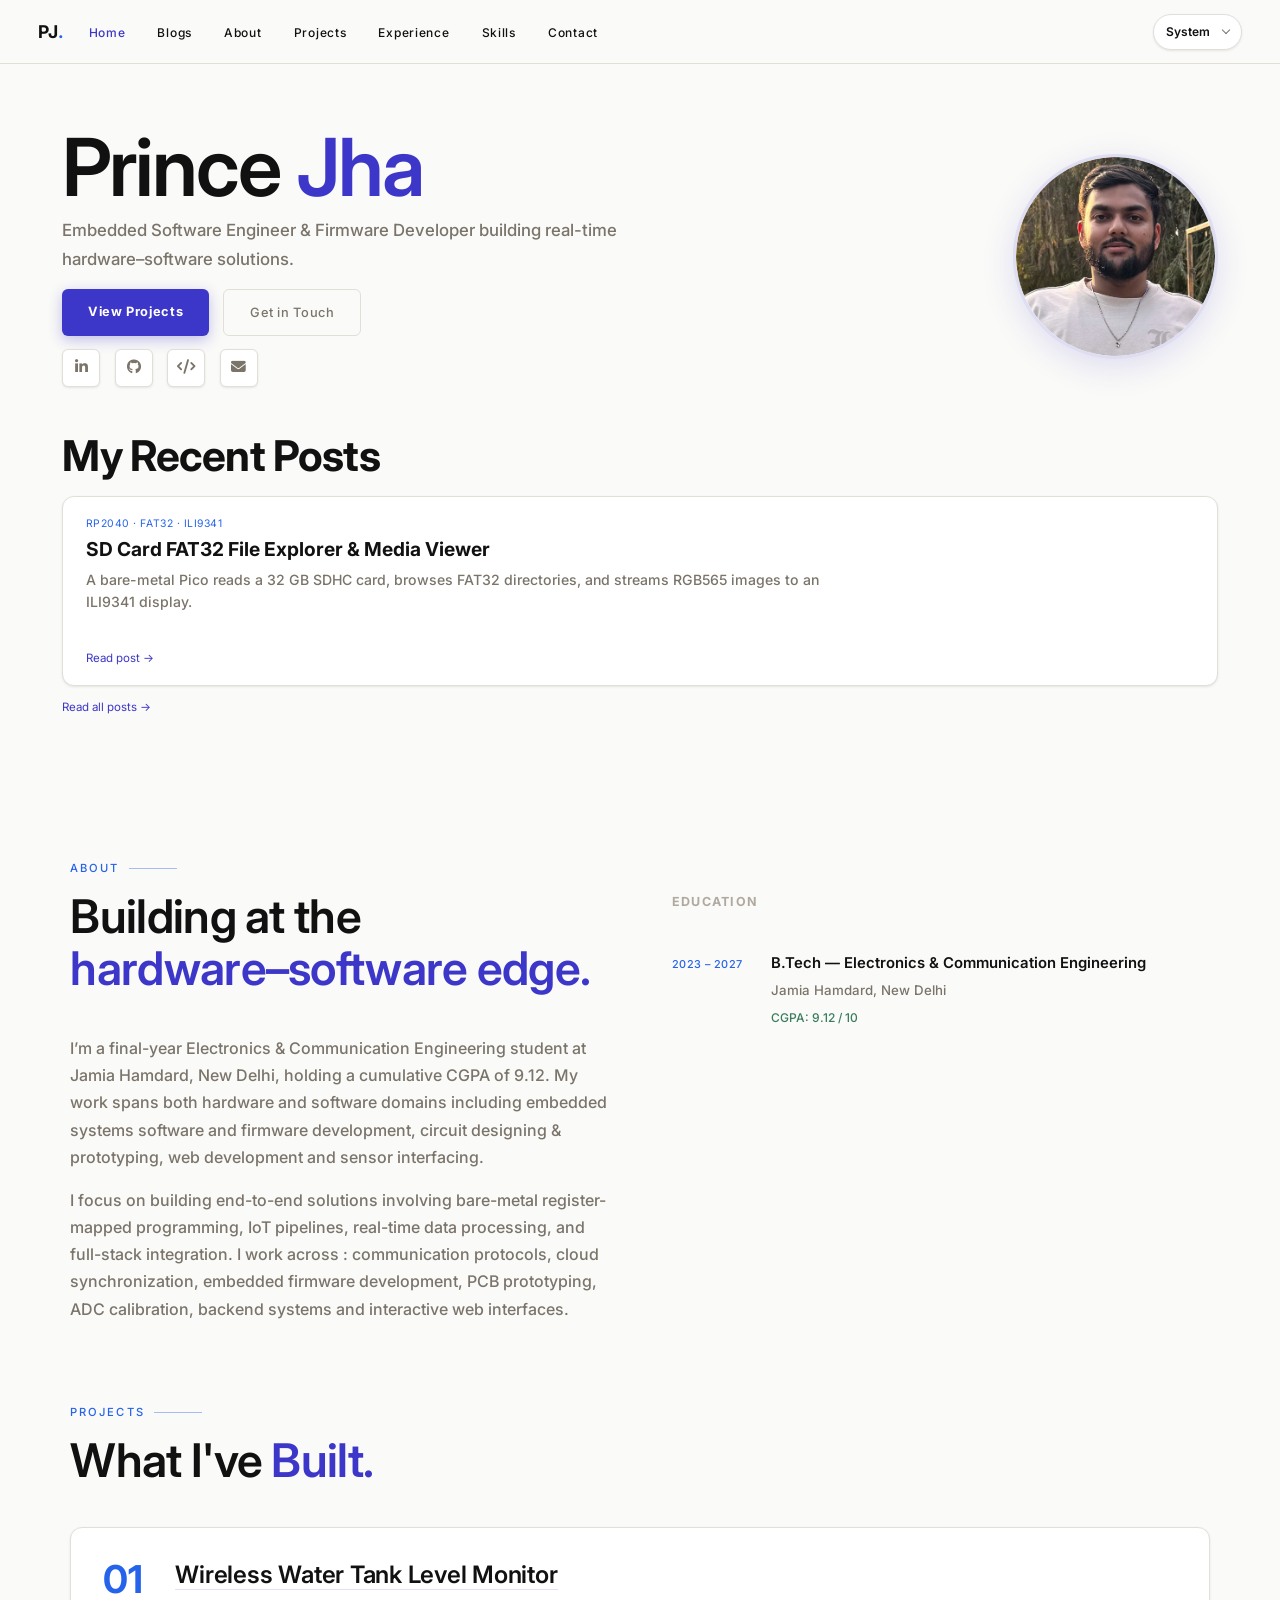
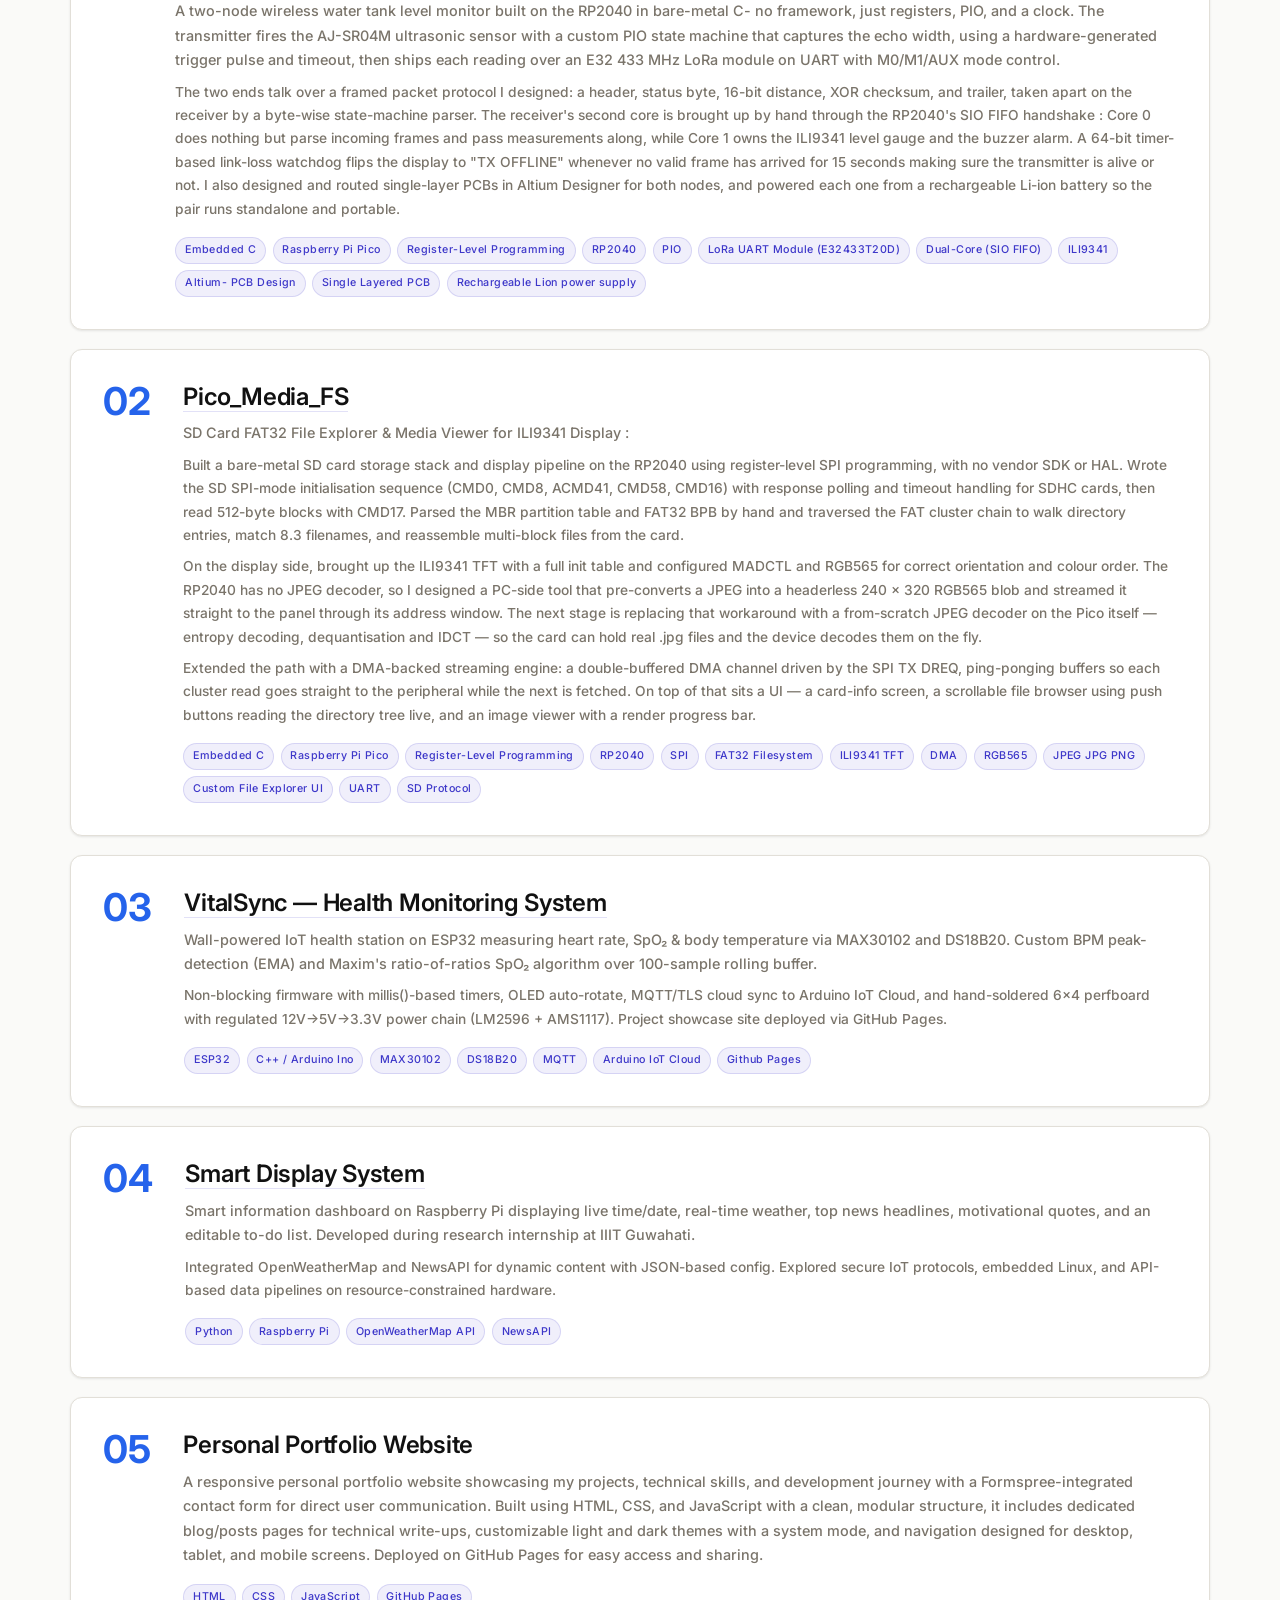
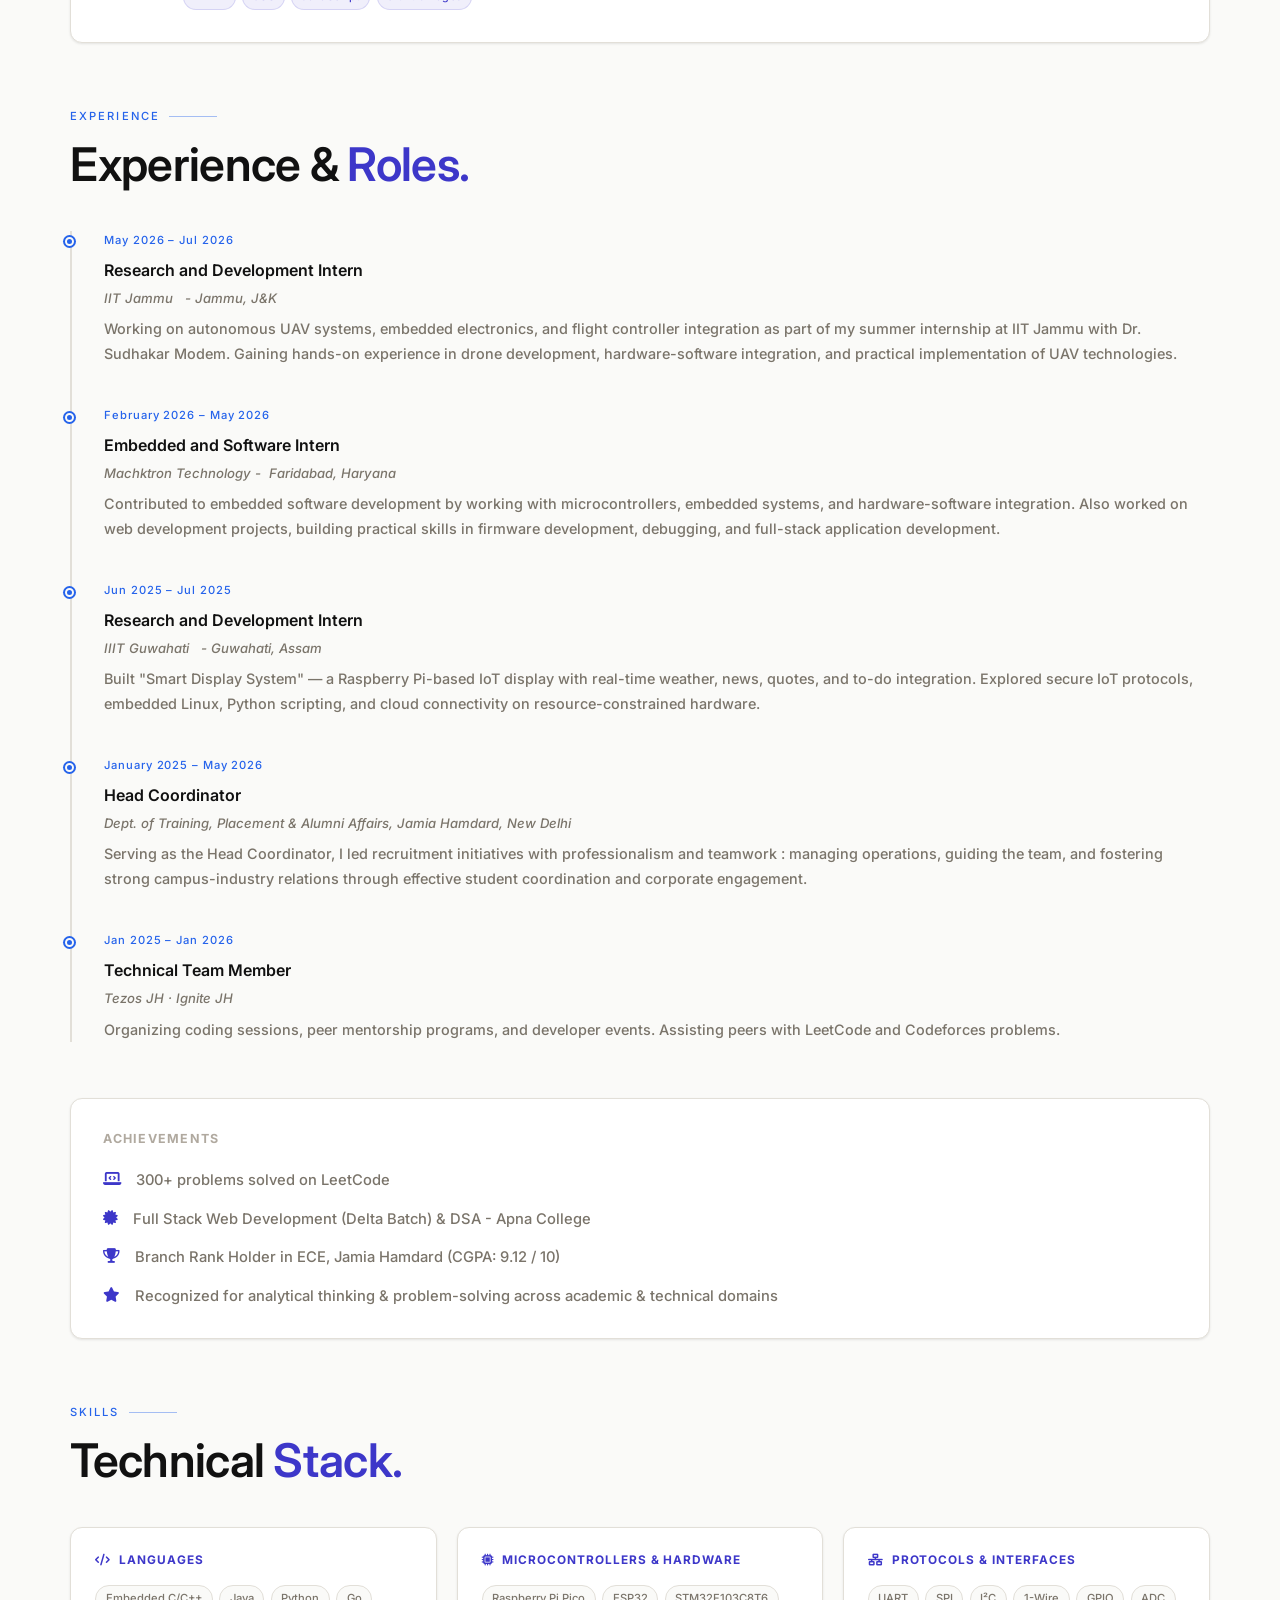
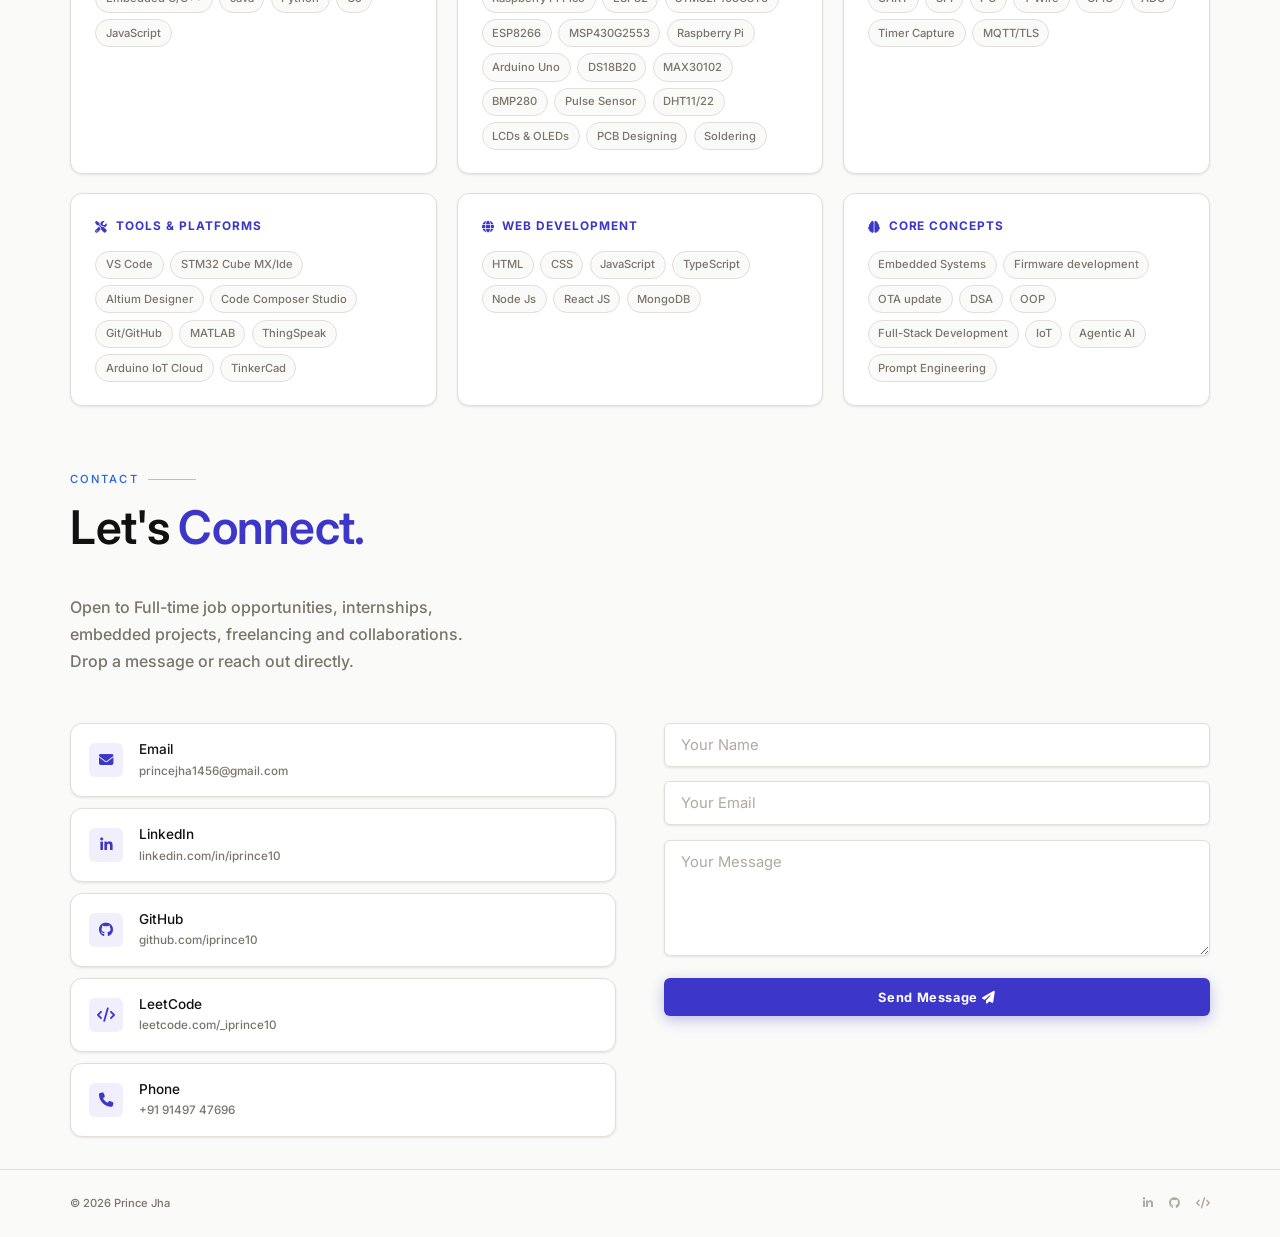
<file: index.html>
<!DOCTYPE html>
<html lang="en">

<head>
  <meta charset="UTF-8" />
  <meta name="viewport" content="width=device-width, initial-scale=1.0" />
  <meta name="google-site-verification" content="GPD7_Bmmzzz6AXN8RaMKAcbfKysCxMPs99P4zymcpaY" />
  <script src="/theme.js"></script>
  <title>Prince Jha — Embedded Software Engineer</title>
  <link rel="stylesheet" href="style.css" />
  <link href="https://fonts.googleapis.com/css2?family=Inter:wght@400;500;600;700&display=swap" rel="stylesheet" />
  <link rel="stylesheet" href="https://cdnjs.cloudflare.com/ajax/libs/font-awesome/6.5.0/css/all.min.css" />
  <link rel="icon" type="image/webp" href="/princee.webp?v=3">
</head>

<body>

  <!-- NAV -->
  <nav id="navbar">
    <div class="nav-logo">PJ<span class="dot">.</span></div>
    <ul class="nav-links" id="primary-navigation">
      <li><a href="#home">Home</a></li>
      <li><a href="/blogs/">Blogs</a></li>
      <li><a href="#about">About</a></li>
      <li><a href="#projects">Projects</a></li>
      <li><a href="#experience">Experience</a></li>
      <li><a href="#skills">Skills</a></li>
      <li><a href="#contact">Contact</a></li>
    </ul>
    <div class="theme-control">
      <button class="theme-trigger" type="button" aria-expanded="false" aria-controls="theme-options"
        aria-label="Color theme: System">
        <span class="theme-current">System</span>
        <span class="theme-caret" aria-hidden="true"></span>
      </button>
      <div class="theme-options" id="theme-options" aria-label="Color theme options">
        <button type="button" class="theme-option" data-theme-choice="system">System</button>
        <button type="button" class="theme-option" data-theme-choice="light">Light</button>
        <button type="button" class="theme-option" data-theme-choice="dark">Dark</button>
      </div>
    </div>
    <button class="hamburger" id="hamburger" aria-label="Toggle menu" aria-expanded="false" aria-controls="primary-navigation">
      <span></span><span></span><span></span>
    </button>
  </nav>

  <!-- HERO -->
   <br>
  <section id="home" class="hero section-alt">
    <div class="hero-identity">
      <!-- <p class="hero-tag">BTECH ECE UNderGrad @ Jamia Hamdard</p> -->
      <h1 class="hero-name">Prince <span class="accent">Jha</span></h1>
      <p class="hero-sub">Embedded Software Engineer & Firmware Developer building real-time hardware–software solutions.</p>
      <div class="hero-cta">
        <a href="#projects" class="btn-primary">View Projects</a>
        <a href="#contact" class="btn-outline">Get in Touch</a>
      </div>
      <div class="hero-socials">
        <a href="https://linkedin.com/in/iprince10" target="_blank" rel="noopener" aria-label="LinkedIn"><i
            class="fab fa-linkedin-in"></i></a>
        <a href="https://github.com/iprince10" target="_blank" rel="noopener" aria-label="GitHub"><i
            class="fab fa-github"></i></a>
        <a href="https://leetcode.com/_iprince10" target="_blank" rel="noopener" aria-label="LeetCode"><i
            class="fas fa-code"></i></a>
        <a href="mailto:princejha1456@gmail.com" aria-label="Email"><i class="fas fa-envelope"></i></a>
      </div>
    </div>
    <div class="hero-right">
      <div class="hero-img"><img src="princee.webp" alt="Prince Jha" /></div>
    </div>
    <aside class="recent-posts" aria-labelledby="recent-posts-title">
      <h2 id="recent-posts-title" class="recent-posts-title">My Recent Posts</h2>
      <a class="recent-post-card" href="/blogs/sd-card-fat32-media-viewer/">
        <span class="recent-post-kicker">RP2040 · FAT32 · ILI9341</span>
        <h3>SD Card FAT32 File Explorer &amp; Media Viewer</h3>
        <p>A bare-metal Pico reads a 32 GB SDHC card, browses FAT32 directories, and streams RGB565 images to an ILI9341
          display.</p>
        <span class="recent-post-read">Read post <span aria-hidden="true">→</span></span>
      </a>
      <a class="recent-posts-all" href="/blogs/">Read all posts <span aria-hidden="true">→</span></a>
    </aside>
  </section>

  <!-- ABOUT -->
  <section id="about" class="section">
    <div class="container">
      <div class="section-label"> About </div>
      <div class="about-grid">
        <div class="about-text">
          <h2 class="section-title">Building at the<br><span class="accent">hardware–software edge.</span></h2>
          <p>I’m a final-year Electronics & Communication Engineering student at Jamia Hamdard, New Delhi, holding
            a cumulative CGPA of 9.12. My work spans both hardware and software domains including embedded
            systems software and firmware development, circuit designing & prototyping, web development and sensor
            interfacing.</p>
          <p>I focus on building end-to-end solutions involving bare-metal register-mapped programming, IoT pipelines, real-time data
            processing, and full-stack integration. I work across : communication protocols,
            cloud synchronization, embedded firmware development, PCB prototyping, ADC calibration, backend systems and
            interactive web interfaces.</p>
          <!-- <div class="about-stats">
            <div class="stat"><span class="stat-num">9.12</span><span class="stat-label">CGPA</span></div>
            <div class="stat"><span class="stat-num">#1</span><span class="stat-label">Branch Rank</span></div>
            <div class="stat"><span class="stat-num">300+</span><span class="stat-label">LeetCode Problems</span></div>
          </div> -->
        </div>
        <div class="about-edu">
          <h3 class="sub-heading">Education</h3>
          <div class="edu-card">
            <div class="edu-year">2023 – 2027</div>
            <div class="edu-info">
              <strong>B.Tech — Electronics &amp; Communication Engineering</strong>
              <span>Jamia Hamdard, New Delhi</span>
              <span class="edu-cgpa">CGPA: 9.12 / 10</span>
            </div>
          </div>
          <!-- <div class="edu-card">
            <div class="edu-year">2022</div>
            <div class="edu-info">
              <strong>XII — CBSE</strong>
              <span>Jawahar Navodaya Vidyalaya, Reasi, J&K</span>
              <span class="edu-cgpa">87.0%</span>
            </div>
          </div>
          <div class="edu-card">
            <div class="edu-year">2020</div>
            <div class="edu-info">
              <strong>X — CBSE</strong>
              <span>Jawahar Navodaya Vidyalaya, Reasi, J&K</span>
              <span class="edu-cgpa">89.6%</span>
            </div>
          </div> -->
        </div>
      </div>
    </div>
  </section>

  <!-- PROJECTS -->
  <section id="projects" class="section">
    <div class="container">
      <div class="section-label"> projects</div>
      <h2 class="section-title">What I've <span class="accent">Built.</span></h2>
      <div class="projects-grid">
        <!--Project Cards start here -->
        <div class="project-card">
          <div class="project-number">01</div>
          <div class="project-body">
            <h2><a href="https://github.com/iprince10/Wireless_Water_Tank_Level_Monitor" target="_blank">Wireless Water
                Tank Level Monitor</a></h2>
            <p>A two-node wireless water tank level monitor built on the RP2040 in bare-metal C- no framework, just
              registers, PIO, and a clock. The transmitter fires the AJ-SR04M ultrasonic sensor with a custom PIO state
              machine that captures the echo width, using a hardware-generated trigger pulse and timeout, then ships
              each reading over an E32 433 MHz LoRa module on UART with M0/M1/AUX mode control.</p>
            <p class="project-detail">The two ends talk over a framed packet protocol I designed: a header, status byte,
              16-bit distance, XOR checksum, and trailer, taken apart on the receiver by a byte-wise state-machine
              parser. The receiver's second core is brought up by hand through the RP2040's SIO FIFO handshake : Core 0
              does nothing but parse incoming frames and pass measurements along, while Core 1 owns the ILI9341 level
              gauge and the buzzer alarm. A 64-bit timer-based link-loss watchdog flips the display to "TX OFFLINE"
              whenever no valid frame has arrived for 15 seconds making sure the transmitter is alive or
              not. I also designed and routed single-layer PCBs in Altium Designer for both nodes, and powered each one
              from a rechargeable Li-ion battery so the pair runs
              standalone and portable.
            </p>
            <div class="project-tags">
              <span>Embedded C</span><span>Raspberry Pi Pico</span><span>Register-Level Programming</span><span>RP2040</span><span>PIO</span><span>LoRa UART
                Module (E32433T20D)</span><span>Dual-Core (SIO FIFO)</span><span>ILI9341</span><span>Altium- PCB
                Design</span><span>Single Layered PCB</span><span>Rechargeable Lion power supply</span>
            </div>
          </div>
        </div>

        <div class="project-card">
          <div class="project-number">02</div>
          <div class="project-body">
            <h2> <a href="https://github.com/iprince10/Pico_Media_FS">Pico_Media_FS</a></h2>
            <p>SD Card FAT32 File Explorer & Media Viewer for ILI9341 Display :</p>
            <p class="project-detail">Built a bare-metal SD card storage stack and display pipeline on the RP2040 using
              register-level SPI
              programming, with no vendor SDK or HAL. Wrote the SD SPI-mode initialisation sequence (CMD0, CMD8, ACMD41,
              CMD58, CMD16)
              with response polling and timeout handling for SDHC cards, then read 512-byte blocks with CMD17. Parsed
              the MBR partition table and FAT32 BPB by hand and traversed the FAT cluster chain to walk directory
              entries, match 8.3 filenames, and reassemble multi-block files from the card.</p>
            <p class="project-detail">On the display side, brought up the ILI9341 TFT with a full init table and
              configured MADCTL and RGB565 for correct orientation and colour order. The RP2040 has no JPEG decoder, so
              I designed a PC-side tool that pre-converts a JPEG into a headerless 240 x 320 RGB565 blob and streamed it
              straight to the panel through its address window. The next stage is replacing that workaround with a
              from-scratch JPEG decoder on the Pico itself — entropy decoding, dequantisation and IDCT — so the card
              can hold real .jpg files and the device decodes them on the fly.</p>
            <p class="project-detail">Extended the path with a DMA-backed streaming engine: a double-buffered DMA
              channel driven by the SPI TX DREQ, ping-ponging buffers so each cluster read goes straight to the
              peripheral while the next is fetched. On top of that sits a UI — a card-info screen, a scrollable
              file browser using push buttons reading the directory tree live, and an image viewer with a render
              progress bar.</p>
            <div class="project-tags">
              <span>Embedded C</span><span>Raspberry Pi Pico</span><span>Register-Level Programming
                </span><span>RP2040</span><span>SPI</span><span>FAT32 Filesystem</span><span>ILI9341 TFT</span><span>DMA</span><span>RGB565</span><span>JPEG
                JPG PNG</span><span>Custom File Explorer UI</span><span>UART</span><span>SD Protocol</span>
            </div>
          </div>
        </div>

        <div class="project-card">
          <div class="project-number">03</div>
          <div class="project-body">
            <!-- <h3>VitalSync — Health Monitoring System</h3> -->
            <h2><a href="https://princejha.is-a.dev/VitalSync_HealthMonitoringSystem/" target="_blank">VitalSync —
                Health Monitoring System</a></h2>
            <p>Wall-powered IoT health station on ESP32 measuring heart rate, SpO₂ &amp; body temperature via MAX30102
              and DS18B20. Custom BPM peak-detection (EMA) and Maxim's ratio-of-ratios SpO₂ algorithm over 100-sample
              rolling buffer.</p>
            <p class="project-detail">Non-blocking firmware with millis()-based timers, OLED auto-rotate, MQTT/TLS cloud
              sync to Arduino IoT Cloud, and hand-soldered 6×4 perfboard with regulated 12V→5V→3.3V power chain (LM2596
              + AMS1117). Project showcase site deployed via GitHub Pages.</p>
            <div class="project-tags">
              <span>ESP32</span><span>C++ / Arduino Ino</span><span>MAX30102</span><span>DS18B20</span><span>MQTT</span><span>Arduino
                IoT Cloud</span><span>Github Pages</span>
            </div>
          </div>
        </div>

        <div class="project-card">
          <div class="project-number">04</div>
          <div class="project-body">
            <h2><a href="https://github.com/iprince10/Smart-Display-System" target="_blank">Smart Display System</a>
            </h2>
            <p>Smart information dashboard on Raspberry Pi displaying live time/date, real-time weather, top news
              headlines, motivational quotes, and an editable to-do list. Developed during research internship at IIIT
              Guwahati.</p>
            <p class="project-detail">Integrated OpenWeatherMap and NewsAPI for dynamic content with JSON-based config.
              Explored secure IoT protocols, embedded Linux, and API-based data pipelines on resource-constrained
              hardware.</p>
            <div class="project-tags">
              <span>Python</span><span>Raspberry Pi</span><span>OpenWeatherMap API</span><span>NewsAPI</span>
            </div>
          </div>
        </div>

        <div class="project-card">
          <div class="project-number">05</div>
          <div class="project-body">
            <h2>Personal Portfolio Website</h2>
            <p>A responsive personal portfolio website showcasing my projects, technical skills, and development journey
              with a Formspree-integrated
              contact form for direct user communication. Built using HTML, CSS, and JavaScript with a clean, modular
              structure, it includes dedicated blog/posts pages for technical write-ups, customizable light and dark
              themes
              with a system mode, and navigation designed for desktop, tablet, and mobile screens. Deployed on GitHub
              Pages for easy access and sharing.</p>
            <div class="project-tags">
              <span>HTML</span><span>CSS</span><span>JavaScript</span><span>GitHub Pages</span>
            </div>
          </div>
        </div>
      </div>
    </div>
  </section>

  <!-- EXPERIENCE -->
  <section id="experience" class="section section-alt">
    <div class="container">
      <div class="section-label"> experience</div>
      <h2 class="section-title">Experience &amp; <span class="accent">Roles.</span></h2>
      <div class="timeline">

        <div class="timeline-item">
          <div class="timeline-date">May 2026 – Jul 2026</div>
          <div class="timeline-content">
            <h3>Research and Development Intern</h3>
            <span class="timeline-org">IIT Jammu &nbsp; - Jammu, J&K</span>
            <p>Working on autonomous UAV systems, embedded electronics, and flight controller integration as part of my
              summer internship at IIT Jammu with Dr. Sudhakar Modem. Gaining hands-on experience in drone development,
              hardware-software integration, and practical implementation of UAV technologies.</p>
          </div>
        </div>

        <div class="timeline-item">
          <div class="timeline-date">February 2026 – May 2026</div>
          <div class="timeline-content">
            <h3>Embedded and Software Intern</h3>
            <span class="timeline-org">Machktron Technology - &nbsp;Faridabad, Haryana</span>
            <p>Contributed to embedded software development by working with microcontrollers, embedded systems, and
              hardware-software integration. Also worked on web development projects, building practical skills in
              firmware development, debugging, and full-stack application development.</p>
          </div>
        </div>

        <div class="timeline-item">
          <div class="timeline-date">Jun 2025 – Jul 2025</div>
          <div class="timeline-content">
            <h3>Research and Development Intern</h3>
            <span class="timeline-org">IIIT Guwahati &nbsp; - Guwahati, Assam</span>
            <p>Built "Smart Display System" — a Raspberry Pi-based IoT display with real-time weather, news, quotes, and
              to-do integration. Explored secure IoT protocols, embedded Linux, Python scripting, and cloud connectivity
              on resource-constrained hardware.</p>
          </div>
        </div>

        <div class="timeline-item">
          <div class="timeline-date">January 2025 – May 2026</div>
          <div class="timeline-content">
            <h3>Head Coordinator</h3>
            <span class="timeline-org">Dept. of Training, Placement &amp; Alumni Affairs, Jamia Hamdard, New
              Delhi</span>
            <p>Serving as the Head Coordinator, I led recruitment initiatives with professionalism and teamwork :
              managing operations, guiding the team, and fostering strong campus-industry relations through effective
              student coordination and corporate engagement.</p>
          </div>
        </div>

        <div class="timeline-item">
          <div class="timeline-date">Jan 2025 – Jan 2026</div>
          <div class="timeline-content">
            <h3>Technical Team Member</h3>
            <span class="timeline-org">Tezos JH · Ignite JH </span>
            <p>Organizing coding sessions, peer mentorship programs, and developer events. Assisting peers with LeetCode
              and Codeforces problems.</p>
          </div>
        </div>

      </div>

      <div class="achievements">
        <h3 class="sub-heading" style="margin-bottom:1.2rem;">Achievements</h3>
        <div class="achieve-list">
          <div class="achieve-item"><i class="fas fa-laptop-code"></i><span>300+ problems solved on LeetCode</span>
          </div>
          <div class="achieve-item"><i class="fas fa-certificate"></i><span>Full Stack Web Development (Delta Batch)
              &amp; DSA - Apna College</span></div>
          <div class="achieve-item"><i class="fas fa-trophy"></i><span>Branch Rank Holder in ECE, Jamia Hamdard (CGPA:
              9.12
              / 10)</span></div>
          <div class="achieve-item"><i class="fas fa-star"></i><span>Recognized for analytical thinking &amp;
              problem-solving across academic &amp; technical domains</span></div>
        </div>
      </div>
    </div>
  </section>

  <!-- SKILLS -->
  <section id="skills" class="section section-alt">
    <div class="container">
      <div class="section-label"> skills</div>
      <h2 class="section-title">Technical <span class="accent">Stack.</span></h2>
      <div class="skills-grid">

        <div class="skill-group">
          <h4><i class="fas fa-code"></i> Languages</h4>
          <div class="skill-tags">
            <span>Embedded C/C++</span><span>Java</span><span>Python</span><span>Go</span>
            <span>JavaScript</span>
          </div>
        </div>

        <div class="skill-group">
          <h4><i class="fas fa-microchip"></i> Microcontrollers &amp; Hardware</h4>
          <div class="skill-tags">
            <span>Raspberry Pi
              Pico</span><span>ESP32</span><span>STM32F103C8T6</span><span>ESP8266</span><span>MSP430G2553</span><span>Raspberry
              Pi</span>
            <span>Arduino Uno</span><span>DS18B20</span><span>MAX30102</span><span>BMP280</span><span>Pulse
              Sensor</span>
            <span>DHT11/22</span><span>LCDs &amp; OLEDs</span><span>PCB Designing</span><span>Soldering</span>
          </div>
        </div>

        <div class="skill-group">
          <h4><i class="fas fa-network-wired"></i> Protocols &amp; Interfaces</h4>
          <div class="skill-tags">
            <span>UART</span><span>SPI</span><span>I²C</span><span>1-Wire</span>
            <span>GPIO</span><span>ADC</span><span>Timer Capture</span><span>MQTT/TLS</span>
          </div>
        </div>

        <div class="skill-group">
          <h4><i class="fas fa-tools"></i> Tools &amp; Platforms</h4>
          <div class="skill-tags">
            <span>VS Code</span><span>STM32 Cube MX/Ide</span><span>Altium Designer</span><span>Code Composer
              Studio</span><span>Git/GitHub</span>
            <span>MATLAB</span><span>ThingSpeak</span><span>Arduino IoT Cloud</span>
            <span>TinkerCad</span>
          </div>
        </div>

        <div class="skill-group">
          <h4><i class="fas fa-globe"></i> Web Development</h4>
          <div class="skill-tags">
            <span>HTML</span><span>CSS</span><span>JavaScript</span><span>TypeScript</span><span>Node
              Js</span><span>React JS</span><span>MongoDB</span>
          </div>
        </div>

        <div class="skill-group">
          <h4><i class="fas fa-brain"></i> Core Concepts</h4>
          <div class="skill-tags">
            <span>Embedded Systems</span><span>Firmware development</span><span>OTA
              update</span><span>DSA</span><span>OOP</span><span>Full-Stack
              Development</span><span>IoT</span>
            <span>Agentic AI</span><span>Prompt Engineering</span>
          </div>
        </div>
      </div>
    </div>
  </section>

  <!-- CONTACT -->
  <section id="contact" class="section">
    <div class="container">
      <div class="section-label"> contact</div>
      <h2 class="section-title">Let's <span class="accent">Connect.</span></h2>
      <p class="contact-sub">Open to Full-time job opportunities, internships, embedded projects, freelancing and
        collaborations.<br> Drop a message or
        reach out directly.</p>
      <div class="contact-grid">
        <div class="contact-links">
          <a href="mailto:princejha1456@gmail.com" class="contact-link">
            <i class="fas fa-envelope"></i>
            <div><span>Email</span><small>princejha1456@gmail.com</small></div>
          </a>
          <a href="https://linkedin.com/in/iprince10" target="_blank" class="contact-link">
            <i class="fab fa-linkedin-in"></i>
            <div><span>LinkedIn</span><small>linkedin.com/in/iprince10</small></div>
          </a>
          <a href="https://github.com/iprince10" target="_blank" class="contact-link">
            <i class="fab fa-github"></i>
            <div><span>GitHub</span><small>github.com/iprince10</small></div>
          </a>
          <a href="https://leetcode.com/_iprince10" target="_blank" class="contact-link">
            <i class="fas fa-code"></i>
            <div><span>LeetCode</span><small>leetcode.com/_iprince10</small></div>
          </a>
          <a href="tel:+919149747696" class="contact-link">
            <i class="fas fa-phone"></i>
            <div><span>Phone</span><small>+91 91497 47696</small></div>
          </a>
        </div>
        <form class="contact-form" id="contactForm" action="https://formspree.io/f/mjglrkdw" method="POST"
          accept-charset="UTF-8">
          <input type="hidden" name="_subject" value="New message from portfolio!" />
          <div class="form-group">
            <input type="text" id="name" name="name" placeholder="Your Name" required />
          </div>
          <div class="form-group">
            <input type="email" id="email" name="email" placeholder="Your Email" required />
          </div>
          <div class="form-group">
            <textarea id="message" name="message" rows="5" placeholder="Your Message" required></textarea>
          </div>
          <button type="submit" class="btn-primary">Send Message <i class="fas fa-paper-plane"></i></button>
        </form>
      </div>
    </div>
  </section>

  <!-- FOOTER -->
  <footer>
    <div class="container footer-inner">
      <span>© 2026 Prince Jha</span>
      <div class="footer-socials">
        <a href="https://linkedin.com/in/iprince10" target="_blank"><i class="fab fa-linkedin-in"></i></a>
        <a href="https://github.com/iprince10" target="_blank"><i class="fab fa-github"></i></a>
        <a href="https://leetcode.com/_iprince10" target="_blank"><i class="fas fa-code"></i></a>
      </div>
    </div>
  </footer>

  <script src="script.js"></script>
</body>

</html>
</file>
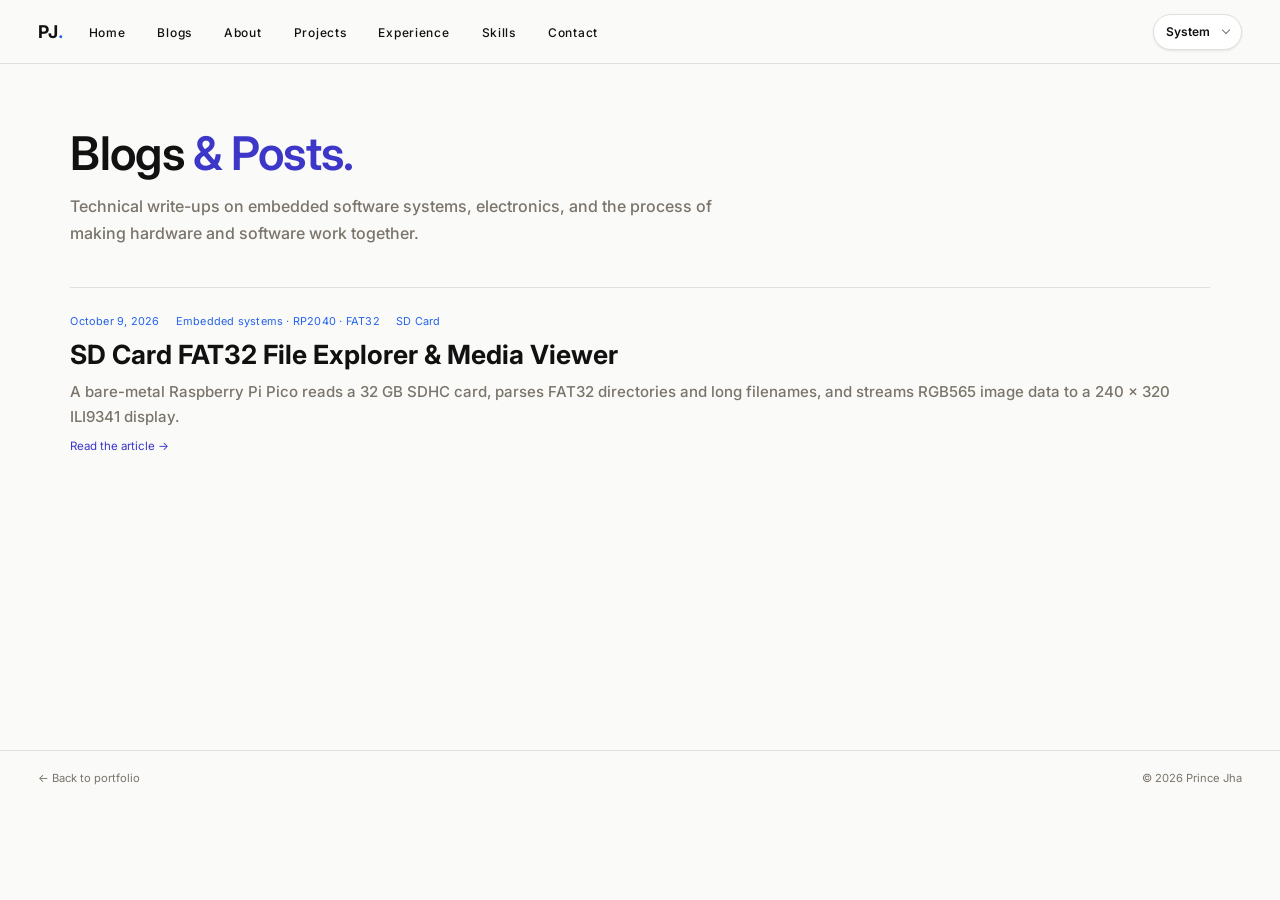
<file: blogs/index.html>
<!DOCTYPE html>
<html lang="en">

<head>
  <meta charset="UTF-8" />
  <meta name="viewport" content="width=device-width, initial-scale=1.0" />
  <script src="/theme.js"></script>
  <meta name="description" content="Technical notes and project write-ups by Prince Jha." />
  <title>Blogs &amp; Posts — Prince Jha</title>
  <link rel="stylesheet" href="/style.css" />
  <link rel="stylesheet" href="/blogs/blog.css" />
  <link
    href="https://fonts.googleapis.com/css2?family=Inter:wght@400;500;600;700&display=swap"
    rel="stylesheet" />
  <link rel="icon" type="image/webp" href="/princee.webp?v=3">
</head>

<body>
  <nav id="navbar" aria-label="Main navigation">
    <a class="nav-logo" href="/">PJ<span class="dot">.</span></a>
    <ul class="nav-links" id="primary-navigation">
      <li><a href="/#home">Home</a></li>
      <li><a href="/blogs/" aria-current="page">Blogs</a></li>
      <li><a href="/#about">About</a></li>
      <li><a href="/#projects">Projects</a></li>
      <li><a href="/#experience">Experience</a></li>
      <li><a href="/#skills">Skills</a></li>
      <li><a href="/#contact">Contact</a></li>
    </ul>
    <div class="theme-control">
      <button class="theme-trigger" type="button" aria-expanded="false" aria-controls="theme-options" aria-label="Color theme: System">
        <span class="theme-current">System</span>
        <span class="theme-caret" aria-hidden="true"></span>
      </button>
      <div class="theme-options" id="theme-options" aria-label="Color theme options">
        <button type="button" class="theme-option" data-theme-choice="system">System</button>
        <button type="button" class="theme-option" data-theme-choice="light">Light</button>
        <button type="button" class="theme-option" data-theme-choice="dark">Dark</button>
      </div>
    </div>
    <button class="hamburger" id="hamburger" aria-label="Toggle menu"
      aria-expanded="false" aria-controls="primary-navigation"><span></span><span></span><span></span></button>
  </nav>
  <main class="blog-page">
    <header class="blog-heading">
      <!-- <p class="section-label">Notes from the workbench</p> -->
      <h1 class="section-title">Blogs <span class="accent">&amp; Posts.</span></h1>
      <p class="blog-intro">Technical write-ups on embedded software systems, electronics, and the process of making hardware and
        software work together.</p>
    </header>
    <section class="post-list" aria-label="All posts">
      <article class="post-listing">
        <div class="post-meta"><time datetime="2026-10-09">October 9, 2026</time><span>Embedded systems · RP2040 ·
            FAT32</span><span>SD Card</span></div>
        <h2><a href="/blogs/sd-card-fat32-media-viewer/">SD Card FAT32 File Explorer &amp; Media Viewer</a></h2>
        <p>A bare-metal Raspberry Pi Pico reads a 32 GB SDHC card, parses FAT32 directories and long filenames, and
          streams RGB565 image data to a 240 × 320 ILI9341 display.</p>
        <a class="post-link" href="/blogs/sd-card-fat32-media-viewer/">Read the article <span
            aria-hidden="true">→</span></a>
      </article>
    </section>
  </main>
  <footer class="blog-footer"><a href="/">← Back to portfolio</a><span>© 2026 Prince Jha</span></footer>
  <script src="/blogs/blog.js"></script>
</body>

</html>
</file>
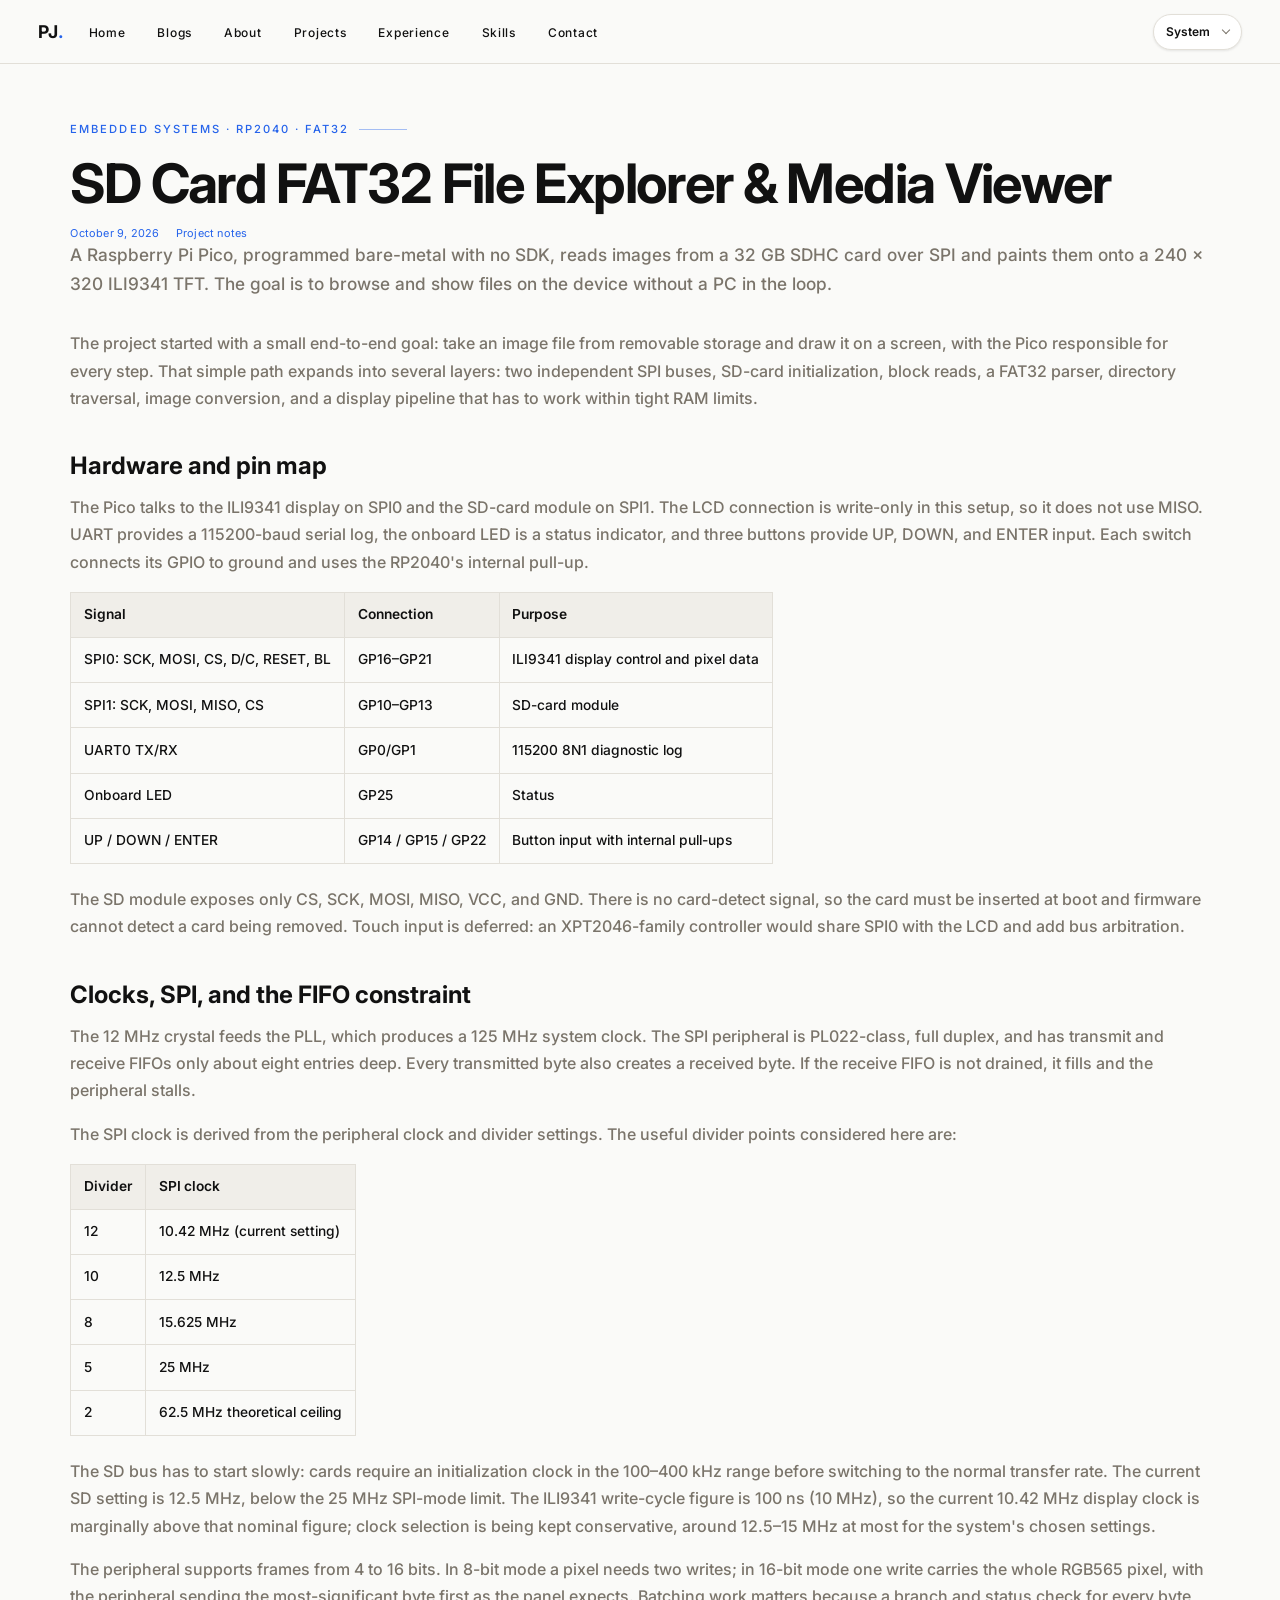
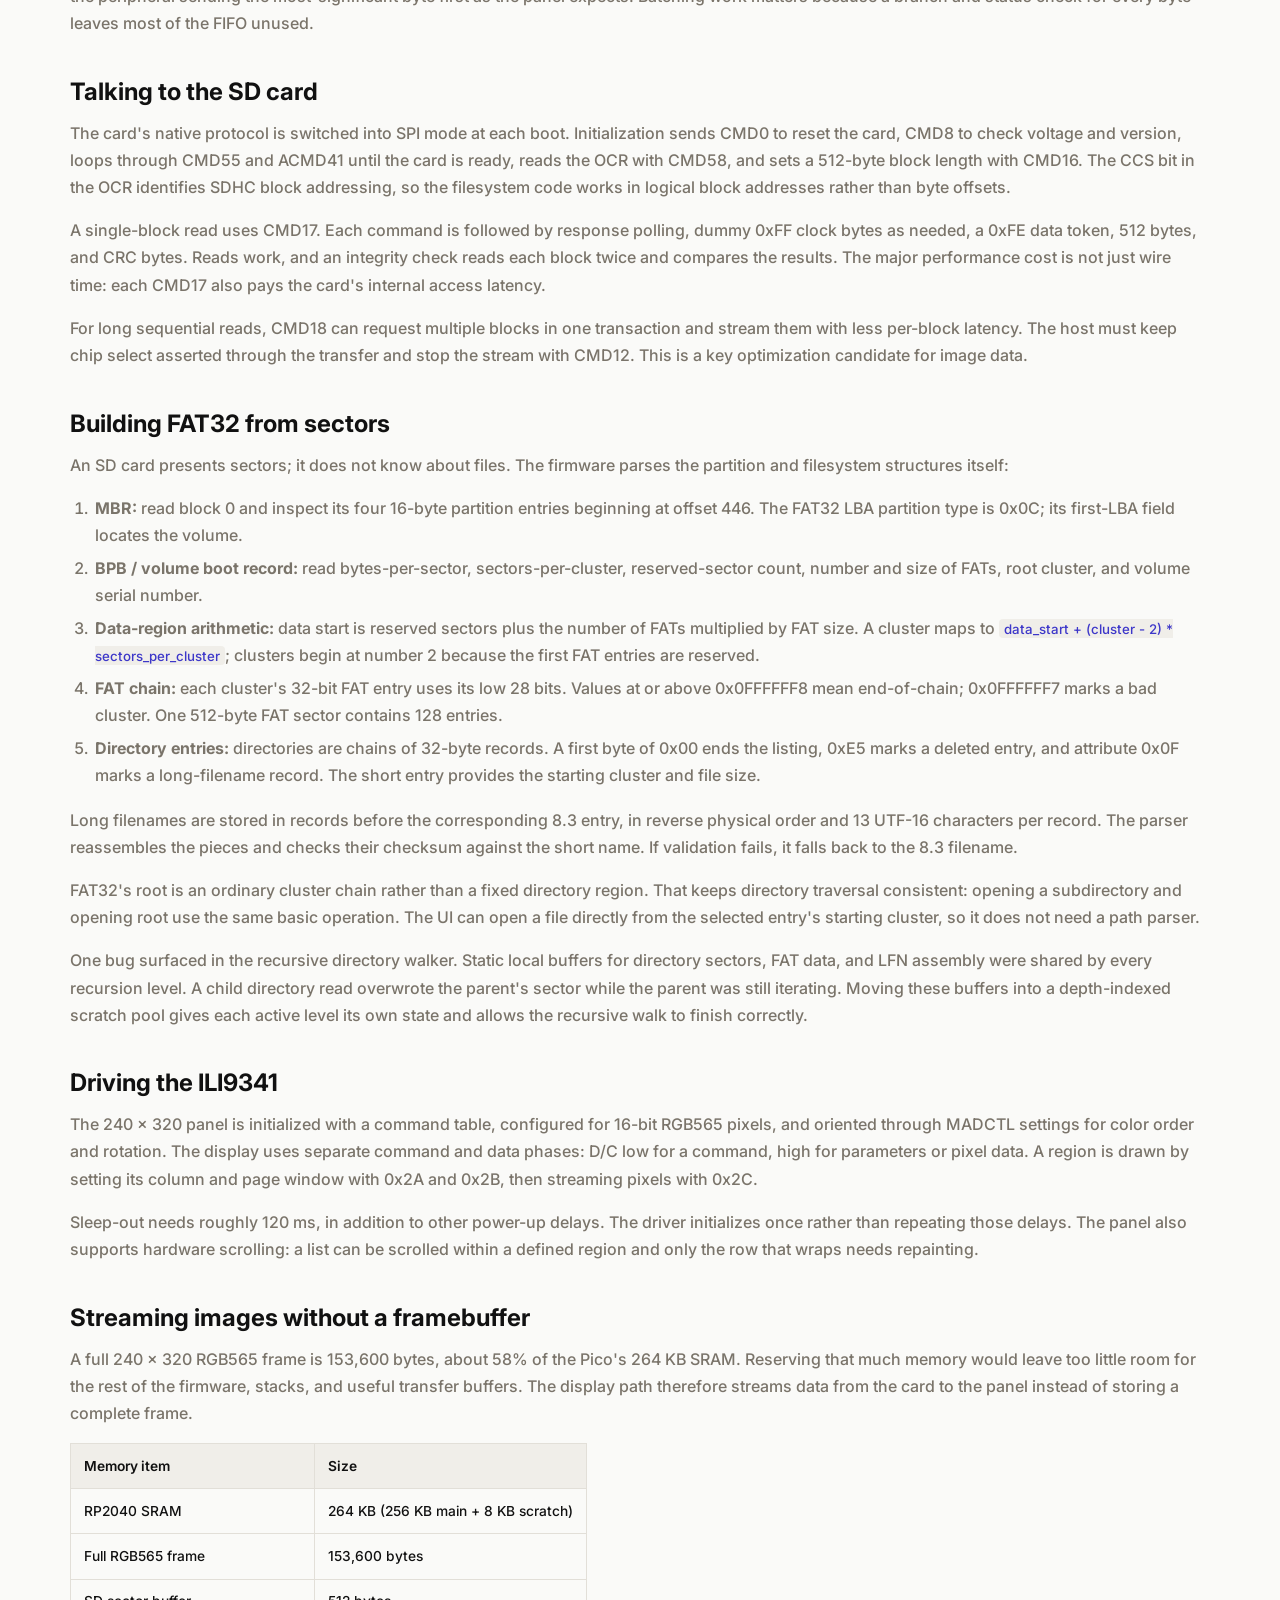
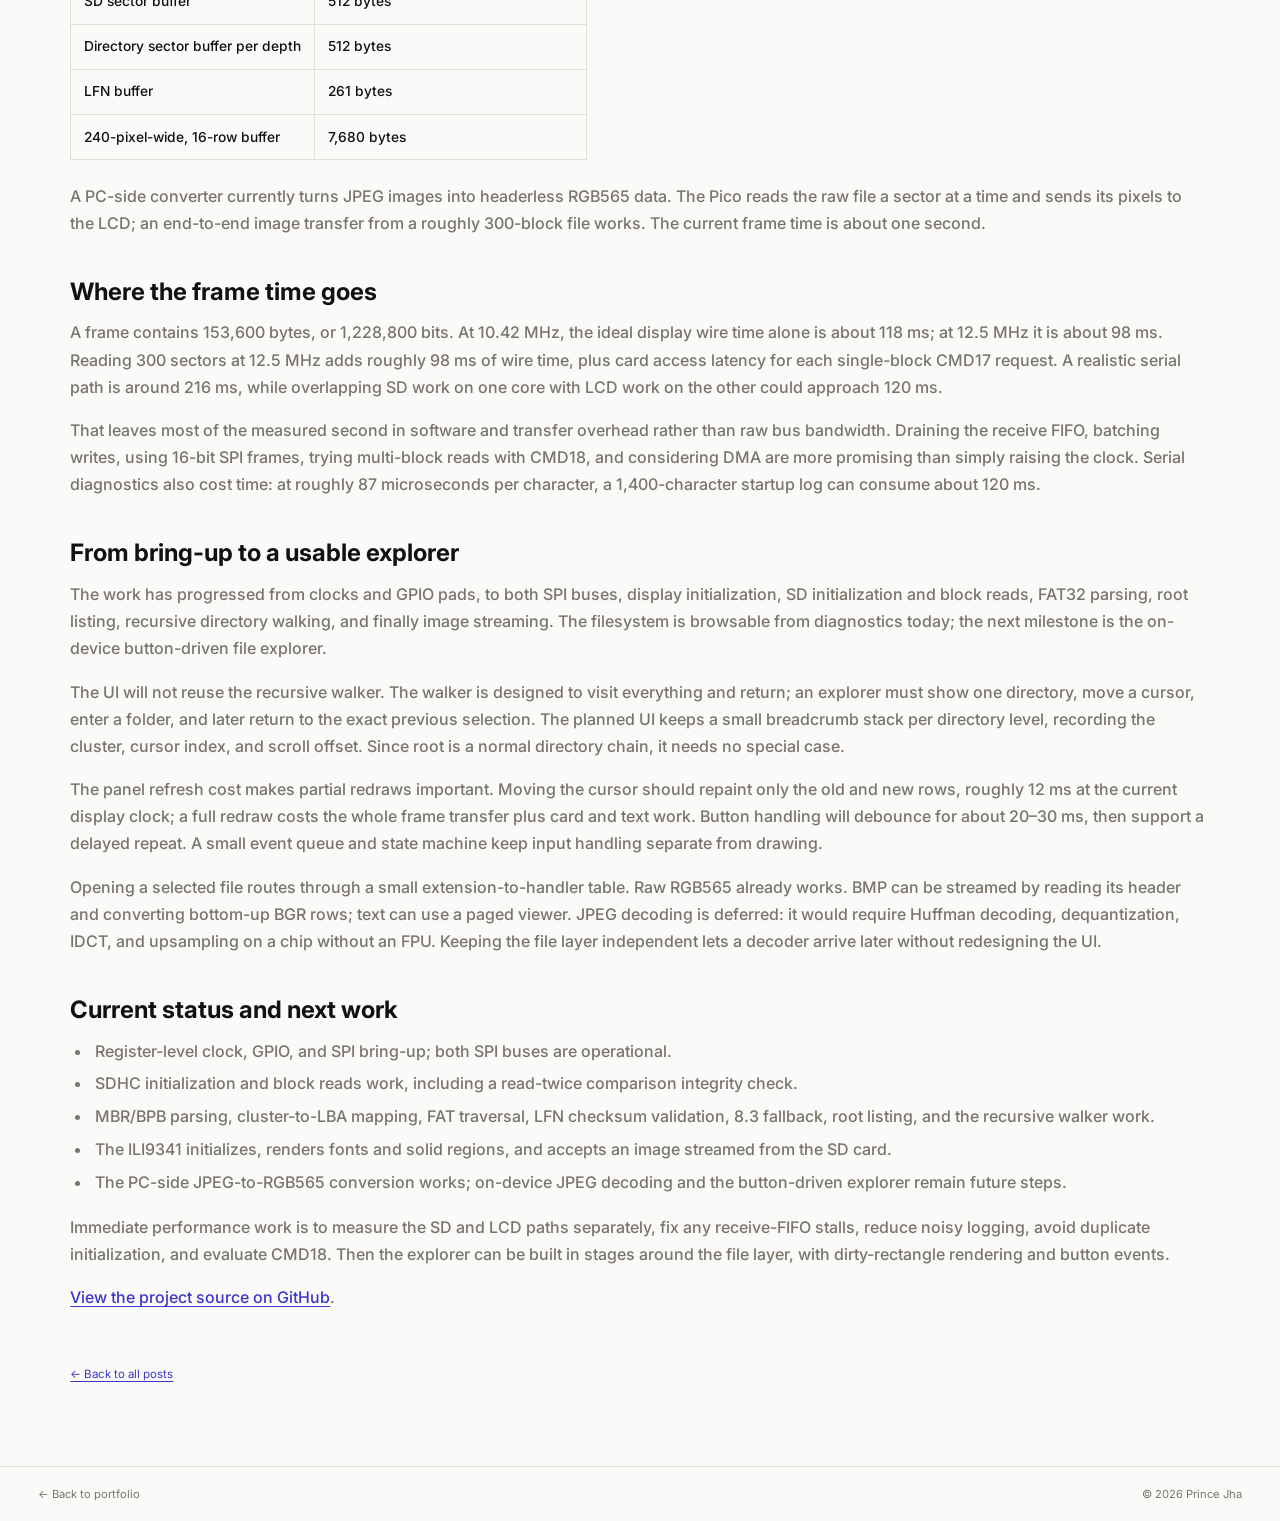
<file: blogs/sd-card-fat32-media-viewer/index.html>
<!DOCTYPE html>
<html lang="en">

<head>
  <meta charset="UTF-8" />
  <meta name="viewport" content="width=device-width, initial-scale=1.0" />
  <script src="/theme.js"></script>
  <meta name="description"
    content="A bare-metal Raspberry Pi Pico reads a 32 GB SDHC card, parses FAT32, and streams RGB565 images to an ILI9341 display." />
  <title>SD Card FAT32 File Explorer &amp; Media Viewer — Prince Jha</title>
  <link rel="stylesheet" href="/style.css" />
  <link rel="stylesheet" href="/blogs/blog.css" />
  <link
    href="https://fonts.googleapis.com/css2?family=Inter:wght@400;500;600;700&display=swap"
    rel="stylesheet" />
  <link rel="icon" type="image/webp" href="/princee.webp?v=3">
</head>

<body>
  <nav id="navbar" aria-label="Main navigation">
    <a class="nav-logo" href="/">PJ<span class="dot">.</span></a>
    <ul class="nav-links" id="primary-navigation">
      <li><a href="/#home">Home</a></li>
      <li><a href="/blogs/">Blogs</a></li>
      <li><a href="/#about">About</a></li>
      <li><a href="/#projects">Projects</a></li>
      <li><a href="/#experience">Experience</a></li>
      <li><a href="/#skills">Skills</a></li>
      <li><a href="/#contact">Contact</a></li>
    </ul>
    <div class="theme-control">
      <button class="theme-trigger" type="button" aria-expanded="false" aria-controls="theme-options" aria-label="Color theme: System">
        <span class="theme-current">System</span>
        <span class="theme-caret" aria-hidden="true"></span>
      </button>
      <div class="theme-options" id="theme-options" aria-label="Color theme options">
        <button type="button" class="theme-option" data-theme-choice="system">System</button>
        <button type="button" class="theme-option" data-theme-choice="light">Light</button>
        <button type="button" class="theme-option" data-theme-choice="dark">Dark</button>
      </div>
    </div>
    <button class="hamburger" id="hamburger" aria-label="Toggle menu"
      aria-expanded="false" aria-controls="primary-navigation"><span></span><span></span><span></span></button>
  </nav>
  <main class="blog-page article-page">
    <header class="article-header">
      <p class="section-label">Embedded systems · RP2040 · FAT32</p>
      <h1>SD Card FAT32 File Explorer &amp; Media Viewer</h1>
      <div class="post-meta"><time datetime="2026-10-09">October 9, 2026</time><span>Project notes</span></div>
      <p class="article-deck">A Raspberry Pi Pico, programmed bare-metal with no SDK, reads images from a 32 GB SDHC
        card over SPI and paints them onto a 240 × 320 ILI9341 TFT. The goal is to browse and show files on the device
        without a PC in the loop.</p>
    </header>
    <article class="article-content">
      <p>The project started with a small end-to-end goal: take an image file from removable storage and draw it on a
        screen, with the Pico responsible for every step. That simple path expands into several layers: two independent
        SPI buses, SD-card initialization, block reads, a FAT32 parser, directory traversal, image conversion, and a
        display pipeline that has to work within tight RAM limits.</p>

      <h2>Hardware and pin map</h2>
      <p>The Pico talks to the ILI9341 display on SPI0 and the SD-card module on SPI1. The LCD connection is write-only
        in this setup, so it does not use MISO. UART provides a 115200-baud serial log, the onboard LED is a status
        indicator, and three buttons provide UP, DOWN, and ENTER input. Each switch connects its GPIO to ground and uses
        the RP2040's internal pull-up.</p>
      <table>
        <thead>
          <tr>
            <th>Signal</th>
            <th>Connection</th>
            <th>Purpose</th>
          </tr>
        </thead>
        <tbody>
          <tr>
            <td>SPI0: SCK, MOSI, CS, D/C, RESET, BL</td>
            <td>GP16–GP21</td>
            <td>ILI9341 display control and pixel data</td>
          </tr>
          <tr>
            <td>SPI1: SCK, MOSI, MISO, CS</td>
            <td>GP10–GP13</td>
            <td>SD-card module</td>
          </tr>
          <tr>
            <td>UART0 TX/RX</td>
            <td>GP0/GP1</td>
            <td>115200 8N1 diagnostic log</td>
          </tr>
          <tr>
            <td>Onboard LED</td>
            <td>GP25</td>
            <td>Status</td>
          </tr>
          <tr>
            <td>UP / DOWN / ENTER</td>
            <td>GP14 / GP15 / GP22</td>
            <td>Button input with internal pull-ups</td>
          </tr>
        </tbody>
      </table>
      <p>The SD module exposes only CS, SCK, MOSI, MISO, VCC, and GND. There is no card-detect signal, so the card must
        be inserted at boot and firmware cannot detect a card being removed. Touch input is deferred: an XPT2046-family
        controller would share SPI0 with the LCD and add bus arbitration.</p>

      <h2>Clocks, SPI, and the FIFO constraint</h2>
      <p>The 12 MHz crystal feeds the PLL, which produces a 125 MHz system clock. The SPI peripheral is PL022-class,
        full duplex, and has transmit and receive FIFOs only about eight entries deep. Every transmitted byte also
        creates a received byte. If the receive FIFO is not drained, it fills and the peripheral stalls.</p>
      <p>The SPI clock is derived from the peripheral clock and divider settings. The useful divider points considered
        here are:</p>
      <table>
        <thead>
          <tr>
            <th>Divider</th>
            <th>SPI clock</th>
          </tr>
        </thead>
        <tbody>
          <tr>
            <td>12</td>
            <td>10.42 MHz (current setting)</td>
          </tr>
          <tr>
            <td>10</td>
            <td>12.5 MHz</td>
          </tr>
          <tr>
            <td>8</td>
            <td>15.625 MHz</td>
          </tr>
          <tr>
            <td>5</td>
            <td>25 MHz</td>
          </tr>
          <tr>
            <td>2</td>
            <td>62.5 MHz theoretical ceiling</td>
          </tr>
        </tbody>
      </table>
      <p>The SD bus has to start slowly: cards require an initialization clock in the 100–400 kHz range before switching
        to the normal transfer rate. The current SD setting is 12.5 MHz, below the 25 MHz SPI-mode limit. The ILI9341
        write-cycle figure is 100 ns (10 MHz), so the current 10.42 MHz display clock is marginally above that nominal
        figure; clock selection is being kept conservative, around 12.5–15 MHz at most for the system's chosen settings.
      </p>
      <p>The peripheral supports frames from 4 to 16 bits. In 8-bit mode a pixel needs two writes; in 16-bit mode one
        write carries the whole RGB565 pixel, with the peripheral sending the most-significant byte first as the panel
        expects. Batching work matters because a branch and status check for every byte leaves most of the FIFO unused.
      </p>

      <h2>Talking to the SD card</h2>
      <p>The card's native protocol is switched into SPI mode at each boot. Initialization sends CMD0 to reset the card,
        CMD8 to check voltage and version, loops through CMD55 and ACMD41 until the card is ready, reads the OCR with
        CMD58, and sets a 512-byte block length with CMD16. The CCS bit in the OCR identifies SDHC block addressing, so
        the filesystem code works in logical block addresses rather than byte offsets.</p>
      <p>A single-block read uses CMD17. Each command is followed by response polling, dummy 0xFF clock bytes as needed,
        a 0xFE data token, 512 bytes, and CRC bytes. Reads work, and an integrity check reads each block twice and
        compares the results. The major performance cost is not just wire time: each CMD17 also pays the card's internal
        access latency.</p>
      <p>For long sequential reads, CMD18 can request multiple blocks in one transaction and stream them with less
        per-block latency. The host must keep chip select asserted through the transfer and stop the stream with CMD12.
        This is a key optimization candidate for image data.</p>

      <h2>Building FAT32 from sectors</h2>
      <p>An SD card presents sectors; it does not know about files. The firmware parses the partition and filesystem
        structures itself:</p>
      <ol>
        <li><strong>MBR:</strong> read block 0 and inspect its four 16-byte partition entries beginning at offset 446.
          The FAT32 LBA partition type is 0x0C; its first-LBA field locates the volume.</li>
        <li><strong>BPB / volume boot record:</strong> read bytes-per-sector, sectors-per-cluster, reserved-sector
          count, number and size of FATs, root cluster, and volume serial number.</li>
        <li><strong>Data-region arithmetic:</strong> data start is reserved sectors plus the number of FATs multiplied
          by FAT size. A cluster maps to <code>data_start + (cluster - 2) * sectors_per_cluster</code>; clusters begin
          at number 2 because the first FAT entries are reserved.</li>
        <li><strong>FAT chain:</strong> each cluster's 32-bit FAT entry uses its low 28 bits. Values at or above
          0x0FFFFFF8 mean end-of-chain; 0x0FFFFFF7 marks a bad cluster. One 512-byte FAT sector contains 128 entries.
        </li>
        <li><strong>Directory entries:</strong> directories are chains of 32-byte records. A first byte of 0x00 ends the
          listing, 0xE5 marks a deleted entry, and attribute 0x0F marks a long-filename record. The short entry provides
          the starting cluster and file size.</li>
      </ol>
      <p>Long filenames are stored in records before the corresponding 8.3 entry, in reverse physical order and 13
        UTF-16 characters per record. The parser reassembles the pieces and checks their checksum against the short
        name. If validation fails, it falls back to the 8.3 filename.</p>
      <p>FAT32's root is an ordinary cluster chain rather than a fixed directory region. That keeps directory traversal
        consistent: opening a subdirectory and opening root use the same basic operation. The UI can open a file
        directly from the selected entry's starting cluster, so it does not need a path parser.</p>
      <p>One bug surfaced in the recursive directory walker. Static local buffers for directory sectors, FAT data, and
        LFN assembly were shared by every recursion level. A child directory read overwrote the parent's sector while
        the parent was still iterating. Moving these buffers into a depth-indexed scratch pool gives each active level
        its own state and allows the recursive walk to finish correctly.</p>

      <h2>Driving the ILI9341</h2>
      <p>The 240 × 320 panel is initialized with a command table, configured for 16-bit RGB565 pixels, and oriented
        through MADCTL settings for color order and rotation. The display uses separate command and data phases: D/C low
        for a command, high for parameters or pixel data. A region is drawn by setting its column and page window with
        0x2A and 0x2B, then streaming pixels with 0x2C.</p>
      <p>Sleep-out needs roughly 120 ms, in addition to other power-up delays. The driver initializes once rather than
        repeating those delays. The panel also supports hardware scrolling: a list can be scrolled within a defined
        region and only the row that wraps needs repainting.</p>

      <h2>Streaming images without a framebuffer</h2>
      <p>A full 240 × 320 RGB565 frame is 153,600 bytes, about 58% of the Pico's 264 KB SRAM. Reserving that much memory
        would leave too little room for the rest of the firmware, stacks, and useful transfer buffers. The display path
        therefore streams data from the card to the panel instead of storing a complete frame.</p>
      <table>
        <thead>
          <tr>
            <th>Memory item</th>
            <th>Size</th>
          </tr>
        </thead>
        <tbody>
          <tr>
            <td>RP2040 SRAM</td>
            <td>264 KB (256 KB main + 8 KB scratch)</td>
          </tr>
          <tr>
            <td>Full RGB565 frame</td>
            <td>153,600 bytes</td>
          </tr>
          <tr>
            <td>SD sector buffer</td>
            <td>512 bytes</td>
          </tr>
          <tr>
            <td>Directory sector buffer per depth</td>
            <td>512 bytes</td>
          </tr>
          <tr>
            <td>LFN buffer</td>
            <td>261 bytes</td>
          </tr>
          <tr>
            <td>240-pixel-wide, 16-row buffer</td>
            <td>7,680 bytes</td>
          </tr>
        </tbody>
      </table>
      <p>A PC-side converter currently turns JPEG images into headerless RGB565 data. The Pico reads the raw file a
        sector at a time and sends its pixels to the LCD; an end-to-end image transfer from a roughly 300-block file
        works. The current frame time is about one second.</p>

      <h2>Where the frame time goes</h2>
      <p>A frame contains 153,600 bytes, or 1,228,800 bits. At 10.42 MHz, the ideal display wire time alone is about 118
        ms; at 12.5 MHz it is about 98 ms. Reading 300 sectors at 12.5 MHz adds roughly 98 ms of wire time, plus card
        access latency for each single-block CMD17 request. A realistic serial path is around 216 ms, while overlapping
        SD work on one core with LCD work on the other could approach 120 ms.</p>
      <p>That leaves most of the measured second in software and transfer overhead rather than raw bus bandwidth.
        Draining the receive FIFO, batching writes, using 16-bit SPI frames, trying multi-block reads with CMD18, and
        considering DMA are more promising than simply raising the clock. Serial diagnostics also cost time: at roughly
        87 microseconds per character, a 1,400-character startup log can consume about 120 ms.</p>

      <h2>From bring-up to a usable explorer</h2>
      <p>The work has progressed from clocks and GPIO pads, to both SPI buses, display initialization, SD initialization
        and block reads, FAT32 parsing, root listing, recursive directory walking, and finally image streaming. The
        filesystem is browsable from diagnostics today; the next milestone is the on-device button-driven file explorer.
      </p>
      <p>The UI will not reuse the recursive walker. The walker is designed to visit everything and return; an explorer
        must show one directory, move a cursor, enter a folder, and later return to the exact previous selection. The
        planned UI keeps a small breadcrumb stack per directory level, recording the cluster, cursor index, and scroll
        offset. Since root is a normal directory chain, it needs no special case.</p>
      <p>The panel refresh cost makes partial redraws important. Moving the cursor should repaint only the old and new
        rows, roughly 12 ms at the current display clock; a full redraw costs the whole frame transfer plus card and
        text work. Button handling will debounce for about 20–30 ms, then support a delayed repeat. A small event queue
        and state machine keep input handling separate from drawing.</p>
      <p>Opening a selected file routes through a small extension-to-handler table. Raw RGB565 already works. BMP can be
        streamed by reading its header and converting bottom-up BGR rows; text can use a paged viewer. JPEG decoding is
        deferred: it would require Huffman decoding, dequantization, IDCT, and upsampling on a chip without an FPU.
        Keeping the file layer independent lets a decoder arrive later without redesigning the UI.</p>

      <h2>Current status and next work</h2>
      <ul>
        <li>Register-level clock, GPIO, and SPI bring-up; both SPI buses are operational.</li>
        <li>SDHC initialization and block reads work, including a read-twice comparison integrity check.</li>
        <li>MBR/BPB parsing, cluster-to-LBA mapping, FAT traversal, LFN checksum validation, 8.3 fallback, root listing,
          and the recursive walker work.</li>
        <li>The ILI9341 initializes, renders fonts and solid regions, and accepts an image streamed from the SD card.
        </li>
        <li>The PC-side JPEG-to-RGB565 conversion works; on-device JPEG decoding and the button-driven explorer remain
          future steps.</li>
      </ul>
      <p>Immediate performance work is to measure the SD and LCD paths separately, fix any receive-FIFO stalls, reduce
        noisy logging, avoid duplicate initialization, and evaluate CMD18. Then the explorer can be built in stages
        around the file layer, with dirty-rectangle rendering and button events.</p>
      <p><a href="https://github.com/iprince10/Pico_Media_FS" target="_blank"
          rel="noopener">View the project source on GitHub</a>.</p>
      <a class="article-back" href="/blogs/">← Back to all posts</a>
    </article>
  </main>
  <footer class="blog-footer"><a href="/">← Back to portfolio</a><span>© 2026 Prince Jha</span></footer>
  <script src="/blogs/blog.js"></script>
</body>

</html>
</file>
<file: style.css>
/* PRINCE JHA — PORTFOLIO CSS
   Theme: Light Editorial · Indigo + Blue */
:root {
  color-scheme: light;
  --bg: #fafaf8;
  --bg-alt: #fafaf8;    
  --surface: #ffffff;
  --surface-2: #f0eee9;
  --nav-bg: rgba(250, 250, 248, 0.92);

  --border: #e2dfd8;
  --border-light: #ece9e3;

  --text: #111111;
  --text-muted: #7a746a;
  --text-light: #b0a99f;

  /* Primary accent — deep indigo */
  --accent: #3d37c9;
  --accent-light: #5b56d6;
  --accent-dim: rgba(61, 55, 201, 0.08);
  --accent-dim2: rgba(61, 55, 201, 0.15);
  --button-text: #ffffff;

  /* Blue accent for section labels and supporting highlights */
  --highlight-blue: #2563eb;
  --highlight-blue-dim: rgba(37, 99, 235, 0.1);

  /* Tertiary — sage green */
  --sage: #3a7d5e;

  --font-mono: 'Inter', sans-serif;
  --font-sans: 'Inter', sans-serif;
  --radius: 6px;
  --radius-lg: 12px;
  --transition: 0.22s ease;
  --nav-h: 64px;

  --shadow-sm: 0 1px 3px rgba(0, 0, 0, 0.06), 0 1px 2px rgba(0, 0, 0, 0.04);
  --shadow: 0 4px 16px rgba(0, 0, 0, 0.07), 0 1px 4px rgba(0, 0, 0, 0.04);
  --shadow-lg: 0 12px 40px rgba(0, 0, 0, 0.1);
}

:root[data-theme="dark"] {
  color-scheme: dark;
  --bg: #111214;
  --bg-alt: #111214;
  --surface: #1b1d21;
  --surface-2: #25282d;
  --nav-bg: rgba(17, 18, 20, 0.94);
  --border: #353941;
  --border-light: #2b2e34;
  --text: #f1f2f4;
  --text-muted: #b3b8c2;
  --text-light: #858c98;
  --accent: #aaa5ff;
  --accent-light: #c0bdff;
  --accent-dim: rgba(170, 165, 255, 0.12);
  --accent-dim2: rgba(170, 165, 255, 0.24);
  --button-text: #17152e;
  --highlight-blue: #60a5fa;
  --highlight-blue-dim: rgba(96, 165, 250, 0.16);
  --sage: #8bcfa3;
  --shadow-sm: 0 1px 3px rgba(0, 0, 0, 0.28), 0 1px 2px rgba(0, 0, 0, 0.2);
  --shadow: 0 4px 16px rgba(0, 0, 0, 0.32), 0 1px 4px rgba(0, 0, 0, 0.22);
  --shadow-lg: 0 12px 40px rgba(0, 0, 0, 0.42);
}

*,
*::before,
*::after {
  box-sizing: border-box;
  margin: 0;
  padding: 0;
}

html {
  scroll-behavior: smooth;
}

body {
  background: var(--bg);
  color: var(--text);
  font-family: var(--font-sans);
  font-weight: 500;
  font-size: 16px;
  line-height: 1.7;
  -webkit-font-smoothing: antialiased;
}

a {
  color: inherit;
  text-decoration: none;
}

::-webkit-scrollbar {
  width: 5px;
}

::-webkit-scrollbar-track {
  background: var(--bg-alt);
}

::-webkit-scrollbar-thumb {
  background: var(--border);
  border-radius: 3px;
}

.container {
  max-width: 1080px;
  margin: 0 auto;
  padding: 0 2rem;
}

/* ── NAVBAR ── */
#navbar {
  position: fixed;
  top: 0;
  left: 0;
  right: 0;
  height: var(--nav-h);
  background: var(--nav-bg);
  backdrop-filter: blur(16px);
  border-bottom: 1px solid var(--border);
  display: flex;
  align-items: center;
  justify-content: space-between;
  padding: 0 2.5rem;
  z-index: 1000;
  transform: translateY(0);
  transition: transform 220ms ease;
}

#navbar.nav-hidden {
  transform: translateY(-100%);
  pointer-events: none;
}

@media (prefers-reduced-motion: reduce) {
  *, *::before, *::after {
    scroll-behavior: auto !important;
    animation-duration: 0.01ms !important;
    animation-iteration-count: 1 !important;
    transition-duration: 0.01ms !important;
  }

  .reveal {
    opacity: 1;
    transform: none;
  }
}

.nav-logo {
  font-family: var(--font-mono);
  font-size: 1.1rem;
  font-weight: 700;
  color: var(--text);
  letter-spacing: 0.04em;
}

.nav-logo .dot {
  color: var(--highlight-blue);
}

.theme-control {
  position: relative;
  margin-left: auto;
}

.theme-trigger {
  display: inline-flex;
  align-items: center;
  gap: 0.8rem;
  min-height: 36px;
  padding: 0.4rem 0.75rem;
  border: 1px solid var(--border);
  border-radius: 999px;
  background: var(--surface);
  box-shadow: var(--shadow-sm);
  color: var(--text);
  font: 600 0.75rem var(--font-sans);
  cursor: pointer;
  transition: border-color var(--transition), box-shadow var(--transition), background var(--transition);
}

.theme-trigger:hover,
.theme-control.is-open .theme-trigger {
  border-color: var(--accent-dim2);
  box-shadow: var(--shadow);
}

.theme-trigger:focus-visible {
  outline: 0;
  border-color: var(--accent);
  box-shadow: 0 0 0 3px var(--accent-dim);
}

.theme-caret {
  width: 6px;
  height: 6px;
  border-right: 1.5px solid var(--text-muted);
  border-bottom: 1.5px solid var(--text-muted);
  transform: translateY(-2px) rotate(45deg);
  transition: transform var(--transition);
}

.theme-control.is-open .theme-caret {
  transform: translateY(1px) rotate(225deg);
}

.theme-options {
  position: absolute;
  z-index: 1100;
  top: calc(100% + 0.45rem);
  right: 0;
  width: 132px;
  padding: 0.3rem;
  border: 1px solid var(--border);
  border-radius: var(--radius-lg);
  background: var(--surface);
  box-shadow: var(--shadow);
  opacity: 0;
  visibility: hidden;
  transform: translateY(-4px);
  pointer-events: none;
  transition: opacity var(--transition), transform var(--transition), visibility var(--transition);
}

.theme-options::before {
  content: '';
  position: absolute;
  top: -0.45rem;
  left: 0;
  right: 0;
  height: 0.45rem;
}

.theme-control.is-open .theme-options {
  opacity: 1;
  visibility: visible;
  transform: translateY(0);
  pointer-events: auto;
}

.theme-option {
  display: block;
  width: 100%;
  padding: 0.55rem 0.65rem;
  border: 0;
  border-radius: calc(var(--radius) - 1px);
  background: transparent;
  color: var(--text);
  text-align: left;
  font: 500 0.75rem var(--font-sans);
  cursor: pointer;
}

.theme-option:hover,
.theme-option:focus-visible,
.theme-option[aria-pressed="true"] {
  outline: 0;
  background: var(--accent-dim);
  color: var(--accent);
}

.nav-links {
  list-style: none;
  display: flex;
  gap: 2rem;
  margin-left: 1.5rem;
}

.nav-links a {
  font-family: var(--font-mono);
  font-size: 0.75rem;
  letter-spacing: 0.06em;
  color: var(--text);
  transition: color var(--transition);
}

.nav-links a:hover {
  color: var(--accent);
}

.hamburger {
  display: none;
  flex-direction: column;
  gap: 5px;
  background: none;
  border: none;
  cursor: pointer;
  padding: 4px;
}

.hamburger span {
  display: block;
  width: 22px;
  height: 2px;
  background: var(--text);
  border-radius: 2px;
  transition: all 0.3s;
}

.hamburger:hover span,
.hamburger:focus-visible span {
  background: var(--accent);
}

.hamburger:focus-visible {
  outline: 2px solid var(--accent);
  outline-offset: 4px;
  border-radius: 3px;
}

.hamburger[aria-expanded="true"] span:first-child {
  transform: translateY(7px) rotate(45deg);
}

.hamburger[aria-expanded="true"] span:nth-child(2) {
  opacity: 0;
  transform: scaleX(0.4);
}

.hamburger[aria-expanded="true"] span:last-child {
  transform: translateY(-7px) rotate(-45deg);
}

@media (max-width: 768px) {
  .hamburger {
    display: flex;
    transform: translateX(4px);
  }

  .theme-control { margin-left: auto; margin-right: 0.75rem; }

  .nav-links {
    display: flex;
    position: absolute;
    top: var(--nav-h);
    right: 0.75rem;
    left: auto;
    width: max-content;
    min-width: 0;
    max-width: calc(100vw - 1.5rem);
    max-height: calc(100dvh - var(--nav-h) - 1.5rem);
    overflow-y: auto;
    background: var(--surface);
    border: 1px solid var(--border);
    border-radius: var(--radius-lg);
    box-shadow: var(--shadow);
    flex-direction: column;
    gap: 0;
    padding: 0.65rem 0;
    text-align: left;
    margin-left: 0;
    opacity: 0;
    visibility: hidden;
    transform: translateX(0.5rem);
    pointer-events: none;
    transition: opacity var(--transition), transform var(--transition), visibility var(--transition);
  }

  .nav-links.open {
    opacity: 1;
    visibility: visible;
    transform: translateX(0);
    pointer-events: auto;
  }

  .nav-links li {
    padding: 0;
  }

  .nav-links a {
    display: block;
    padding: 0.8rem 1.1rem;
    white-space: nowrap;
  }
}

/* ── HERO ── */

@media (max-width: 1000px) and (min-width: 769px) {
  .nav-links { gap: 1rem; }
}

.hero {
  min-height: min(100svh, 800px);
  display: flex;
  align-items: center;
  justify-content: space-between;
  padding: 0 max(2.5rem, calc((100% - 1080px) / 2));
  padding-top: var(--nav-h);
  gap: 2rem;
  position: relative;
}

.hero-content {
  position: relative;
  z-index: 1;
  max-width: 580px;
}

.hero-tag {
  display: inline-flex;
  align-items: center;
  gap: 0.5rem;
  font-family: var(--font-mono);
  font-size: 0.72rem;
  color: var(--accent);
  letter-spacing: 0.12em;
  text-transform: uppercase;
  background: var(--accent-dim);
  padding: 0.3rem 0.8rem;
  border-radius: 20px;
  border: 1px solid var(--accent-dim2);
  margin-bottom: 1.4rem;
}

.hero-name {
  font-family: var(--font-sans);
  font-size: clamp(3rem, 7vw, 5.5rem);
  font-weight: 600;
  line-height: 1.03;
  letter-spacing: -0.025em;
  margin-bottom: 1.2rem;
  color: var(--text);
}

.hero-name .accent {
  color: var(--accent);
}

.hero-sub {
  font-size: 1.05rem;
  color: var(--text-muted);
  max-width: 430px;
  line-height: 1.7;
  margin-bottom: 2.2rem;
}

.hero-cta {
  display: flex;
  gap: 0.9rem;
  flex-wrap: wrap;
  margin-bottom: 2.5rem;
}

.btn-primary {
  display: inline-block;
  padding: 0.72rem 1.6rem;
  background: var(--accent);
  color: var(--button-text);
  font-family: var(--font-mono);
  font-size: 0.8rem;
  font-weight: 700;
  letter-spacing: 0.05em;
  border-radius: var(--radius);
  transition: background var(--transition), transform var(--transition), box-shadow var(--transition);
  border: none;
  cursor: pointer;
  box-shadow: 0 4px 14px rgba(61, 55, 201, 0.3);
}

.btn-primary:hover {
  background: var(--accent-light);
  transform: translateY(-2px);
  box-shadow: 0 6px 22px rgba(61, 55, 201, 0.38);
}

.btn-outline {
  display: inline-block;
  padding: 0.72rem 1.6rem;
  border: 1.5px solid var(--border);
  color: var(--text-muted);
  font-family: var(--font-mono);
  font-size: 0.8rem;
  letter-spacing: 0.05em;
  border-radius: var(--radius);
  transition: border-color var(--transition), color var(--transition);
}

.btn-outline:hover {
  border-color: var(--accent);
  color: var(--accent);
}

.hero-socials {
  display: flex;
  gap: 0.9rem;
}

.hero-socials a {
  width: 38px;
  height: 38px;
  display: flex;
  align-items: center;
  justify-content: center;
  border: 1.5px solid var(--border);
  border-radius: var(--radius);
  color: var(--text-muted);
  font-size: 0.92rem;
  background: var(--surface);
  box-shadow: var(--shadow-sm);
  transition: color var(--transition), border-color var(--transition), box-shadow var(--transition);
}

.hero-socials a:hover {
  color: var(--accent);
  border-color: var(--accent);
  box-shadow: 0 4px 12px rgba(61, 55, 201, 0.15);
}

.hero-right {
  display: flex;
  flex-direction: column;
  align-items: center;
  gap: 1.2rem;
  flex-shrink: 0;
  z-index: 1;
}

.hero-img {
  width: 260px;
  height: 260px;
  border-radius: 50%;
  overflow: hidden;
  border: 3px solid var(--accent-dim2);
  box-shadow: 0 8px 32px rgba(61, 55, 201, 0.15);
}

.hero-img img {
  width: 100%;
  height: 100%;
  object-fit: cover;
  object-position: center 15%;
}

.hero-badge {
  position: relative;
  width: 120px;
  height: 120px;
}

.badge-ring {
  position:absolute;
  inset: 0;
  border-radius: 50%;
  border: 1.5px solid var(--border);
  display: flex;
  align-items: center;
  justify-content: center;
  font-family: var(--font-mono);
  font-size: 0.42rem;
  letter-spacing: 0.25em;
  color: var(--text-light);
  animation: spin 18s linear infinite;
  background: linear-gradient(135deg, var(--accent-dim), transparent);
}

.badge-ring span {
  position: absolute;
}

.badge-ring span:nth-child(1) {
  transform: rotate(0deg) translateY(-52px);
}

.badge-ring span:nth-child(2) {
  transform: rotate(90deg) translateY(-52px);
}

.badge-ring span:nth-child(3) {
  transform: rotate(180deg) translateY(-52px);
}

.badge-ring span:nth-child(4) {
  transform: rotate(270deg) translateY(-52px);
}

.badge-sep {
  color: var(--highlight-blue) !important;
  font-size: 0.55rem;
}

.badge-ring span:nth-child(5) {
  transform: rotate(45deg) translateY(-52px);
}

.badge-ring span:nth-child(6) {
  transform: rotate(135deg) translateY(-52px);
}

.badge-ring span:nth-child(7) {
  transform: rotate(225deg) translateY(-52px);
}

.badge-ring span:nth-child(8) {
  transform: rotate(315deg) translateY(-52px);
}

.badge-center {
  position: absolute;
  inset: 0;
  display: flex;
  align-items: center;
  justify-content: center;
  font-size: 1.6rem;
  color: var(--accent);
}

@media (max-width: 768px) {

  .hero {
    flex-direction: column;
    justify-content: center;
    align-items: center;
    text-align: center;
    padding: 0 1.5rem;
    padding-top: calc(var(--nav-h) + 1.5rem);
    gap: 2rem;
  }

  .hero-content {
    max-width: 100%;
  }

  .hero-cta {
    justify-content: center;
  }

  .hero-socials {
    justify-content: center;
  }

  .hero-right {
    order: -1;
    /* puts image above text */
  }

  .hero-img {
    width: 150px;
    height: 150px;
  }

  .hero-badge {
    width: 90px;
    height: 90px;
  }

  .badge-ring span:nth-child(1) {
    transform: rotate(0deg) translateY(-38px);
  }

  .badge-ring span:nth-child(2) {
    transform: rotate(90deg) translateY(-38px);
  }

  .badge-ring span:nth-child(3) {
    transform: rotate(180deg) translateY(-38px);
  }

  .badge-ring span:nth-child(4) {
    transform: rotate(270deg) translateY(-38px);
  }

  .badge-ring span:nth-child(5) {
    transform: rotate(45deg) translateY(-38px);
  }

  .badge-ring span:nth-child(6) {
    transform: rotate(135deg) translateY(-38px);
  }

  .badge-ring span:nth-child(7) {
    transform: rotate(225deg) translateY(-38px);
  }

  .badge-ring span:nth-child(8) {
    transform: rotate(315deg) translateY(-38px);
  }
}

/* ── SECTIONS ── */
.section {
  padding: 2rem 0;
}

.section-alt {
  background: var(--bg-alt);
}

.section-label {
  font-family: var(--font-mono);
  font-size: 0.7rem;
  color: var(--highlight-blue);
  letter-spacing: 0.18em;
  text-transform: uppercase;
  margin-bottom: 0.8rem;
  display: flex;
  align-items: center;
  gap: 0.6rem;
}

.section-label::after {
  content: '';
  flex: 1;
  max-width: 48px;
  height: 1px;
  background: var(--highlight-blue);
  opacity: 0.4;
}

.section-title {
  font-size: clamp(1.9rem, 4vw, 2.9rem);
  font-weight: 600;
  line-height: 1.12;
  letter-spacing: -0.015em;
  margin-bottom: 2.5rem;
}

.section-title .accent {
  color: var(--accent);
}

.sub-heading {
  font-family: var(--font-mono);
  font-size: 0.78rem;
  color: var(--text-light);
  letter-spacing: 0.1em;
  text-transform: uppercase;
  margin-bottom: 1.4rem;
}

/* ── ABOUT ── */
.about-grid {
  display: grid;
  grid-template-columns: 1fr 1fr;
  gap: 4rem;
  align-items: start;
}

@media (max-width: 768px) {
  .about-grid {
    grid-template-columns: 1fr;
    gap: 2.5rem;
  }
}

.about-text p {
  color: var(--text-muted);
  margin-bottom: 1rem;
  font-size: 1rem;
}

.about-stats {
  display: flex;
  gap: 0;
  margin-top: 2rem;
  border: 1px solid var(--border);
  border-radius: var(--radius-lg);
  overflow: hidden;
  background: var(--surface);
  box-shadow: var(--shadow-sm);
}

.stat {
  flex: 1;
  display: flex;
  flex-direction: column;
  align-items: center;
  padding: 1.1rem 0.5rem;
  border-right: 1px solid var(--border);
  text-align: center;
}

.stat:last-child {
  border-right: none;
}

.stat-num {
  font-family: var(--font-mono);
  font-size: 1.7rem;
  font-weight: 700;
  color: var(--accent);
  line-height: 1;
}

.stat-label {
  font-size: 0.72rem;
  color: var(--text-muted);
  margin-top: 0.3rem;
}

.edu-card {
  display: flex;
  gap: 1.2rem;
  padding: 1rem 0;
  border-bottom: 1px solid var(--border-light);
}

.edu-card:last-child {
  border-bottom: none;
}

.edu-year {
  font-family: var(--font-mono);
  font-size: 0.68rem;
  color: var(--highlight-blue);
  min-width: 80px;
  padding-top: 0.25rem;
  letter-spacing: 0.04em;
}

.edu-info {
  display: flex;
  flex-direction: column;
  gap: 0.2rem;
}

.edu-info strong {
  font-size: 0.93rem;
  font-weight: 600;
  color: var(--text);
}

.edu-info span {
  font-size: 0.83rem;
  color: var(--text-muted);
}

.edu-cgpa {
  font-family: var(--font-mono) !important;
  font-size: 0.75rem !important;
  color: var(--sage) !important;
  margin-top: 0.2rem;
}

/* ── SKILLS ── */
.skills-grid {
  display: grid;
  grid-template-columns: repeat(auto-fit, minmax(300px, 1fr));
  gap: 1.2rem;
}

.skill-group {
  background: var(--surface);
  border: 1px solid var(--border);
  border-radius: var(--radius-lg);
  padding: 1.4rem 1.5rem;
  box-shadow: var(--shadow-sm);
  transition: box-shadow var(--transition), transform var(--transition), border-color var(--transition);
}

.skill-group:hover {
  box-shadow: var(--shadow);
  transform: translateY(-2px);
  border-color: var(--accent-dim2);
}

.skill-group h4 {
  font-family: var(--font-mono);
  font-size: 0.74rem;
  color: var(--accent);
  letter-spacing: 0.08em;
  margin-bottom: 0.9rem;
  display: flex;
  align-items: center;
  gap: 0.5rem;
  text-transform: uppercase;
}

.skill-tags {
  display: flex;
  flex-wrap: wrap;
  gap: 0.4rem;
}

.skill-tags span {
  font-family: var(--font-mono);
  font-size: 0.7rem;
  padding: 0.22rem 0.6rem;
  border: 1px solid var(--border);
  border-radius: 20px;
  color: var(--text-muted);
  background: var(--bg);
  transition: all var(--transition);
}

.skill-group:hover .skill-tags span {
  border-color: var(--accent-dim2);
  color: var(--text);
}

/* ── PROJECTS ── */
.projects-grid {
  display: flex;
  flex-direction: column;
  gap: 1.2rem;
}

.project-card {
  display: flex;
  gap: 2rem;
  background: var(--surface);
  border: 1px solid var(--border);
  border-radius: var(--radius-lg);
  padding: 2rem;
  box-shadow: var(--shadow-sm);
  transition: box-shadow var(--transition), transform var(--transition), border-color var(--transition);
}

.project-card:hover {
  box-shadow: var(--shadow-lg);
  transform: translateY(-3px);
  border-color: rgba(61, 55, 201, 0.2);
}

.project-number {
  font-family: var(--font-mono);
  font-size: 2.4rem;
  font-weight: 700;
  color: var(--highlight-blue);
  line-height: 1;
  flex-shrink: 0;
  transition: color var(--transition);
  user-select: none;
}

.project-card:hover .project-number {
  color: var(--highlight-blue);
}

.project-body h2 {
  font-size: clamp(1.3rem, 2vw, 1.5rem);
  font-weight: 600;
  line-height: 1.25;
  margin-top: 0;
  margin-bottom: 0.6rem;
  color: var(--text);
  letter-spacing: -0.01em;
}

.project-body p {
  color: var(--text-muted);
  font-size: 0.9rem;
  margin-bottom: 0.5rem;
}

.project-detail {
  font-size: 0.86rem !important;
}

.project-tags {
  display: flex;
  flex-wrap: wrap;
  gap: 0.4rem;
  margin-top: 1rem;
}

.project-tags span {
  font-family: var(--font-mono);
  font-size: 0.67rem;
  padding: 0.2rem 0.55rem;
  background: var(--accent-dim);
  color: var(--accent);
  border-radius: 20px;
  letter-spacing: 0.04em;
  border: 1px solid var(--accent-dim2);
}

.project-body h2 a {
  color: inherit;
  text-decoration: none;
  border-bottom: 1.5px solid var(--accent-dim2);
  transition: border-color var(--transition), color var(--transition);
}

.project-body h2 a:hover {
  color: var(--accent);
  border-bottom-color: var(--accent);
}

@media (max-width: 600px) {
  .project-card {
    flex-direction: column;
    gap: 1rem;
  }

  .project-number {
    font-size: 1.8rem;
  }
}

/* ── TIMELINE ── */
.timeline {
  border-left: 2px solid var(--border);
  padding-left: 2rem;
  margin-bottom: 3.5rem;
}

.timeline-item {
  position: relative;
  margin-bottom: 2.5rem;
}

.timeline-item::before {
  content: '';
  position: absolute;
  left: -2.45rem;
  top: 0.4rem;
  width: 9px;
  height: 9px;
  background: var(--highlight-blue);
  border-radius: 50%;
  border: 2px solid var(--bg-alt);
  box-shadow: 0 0 0 2px var(--highlight-blue);
}

.timeline-date {
  font-family: var(--font-mono);
  font-size: 0.7rem;
  color: var(--highlight-blue);
  letter-spacing: 0.08em;
  margin-bottom: 0.4rem;
}

.timeline-content h3 {
  font-size: 1rem;
  font-weight: 600;
  margin-bottom: 0.2rem;
}

.timeline-org {
  font-size: 0.82rem;
  color: var(--text-muted);
  display: block;
  margin-bottom: 0.5rem;
  font-style: italic;
}

.timeline-content p {
  font-size: 0.9rem;
  color: var(--text-muted);
}

.achievements {
  background: var(--surface);
  border: 1px solid var(--border);
  border-radius: var(--radius-lg);
  padding: 1.8rem 2rem;
  box-shadow: var(--shadow-sm);
}

.achieve-list {
  display: flex;
  flex-direction: column;
  gap: 0.85rem;
}

.achieve-item {
  display: flex;
  align-items: flex-start;
  gap: 0.9rem;
  font-size: 0.92rem;
  color: var(--text-muted);
}

.achieve-item i {
  color: var(--accent);
  margin-top: 0.25rem;
  flex-shrink: 0;
}

/* ── CONTACT ── */
.contact-sub {
  color: var(--text-muted);
  max-width: 440px;
  margin-bottom: 3rem;
}

.contact-grid {
  display: grid;
  grid-template-columns: 1fr 1fr;
  gap: 3rem;
  align-items: start;
}

@media (max-width: 768px) {
  .contact-grid {
    grid-template-columns: 1fr;
  }
}

.contact-links {
  display: flex;
  flex-direction: column;
  gap: 0.7rem;
}

.contact-link {
  display: flex;
  align-items: center;
  gap: 1rem;
  padding: 0.9rem 1.1rem;
  background: var(--surface);
  border: 1px solid var(--border);
  border-radius: var(--radius-lg);
  box-shadow: var(--shadow-sm);
  transition: border-color var(--transition), box-shadow var(--transition), transform var(--transition);
}

.contact-link:hover {
  border-color: var(--accent);
  box-shadow: 0 4px 14px rgba(61, 55, 201, 0.1);
  transform: translateX(4px);
}

.contact-link i {
  width: 34px;
  height: 34px;
  display: flex;
  align-items: center;
  justify-content: center;
  background: var(--accent-dim);
  color: var(--accent);
  border-radius: var(--radius);
  font-size: 0.9rem;
  flex-shrink: 0;
}

.contact-link div {
  display: flex;
  flex-direction: column;
}

.contact-link span {
  font-size: 0.85rem;
  font-weight: 500;
  color: var(--text);
}

.contact-link small {
  font-size: 0.73rem;
  color: var(--text-muted);
  font-family: var(--font-mono);
}

.contact-form {
  display: flex;
  flex-direction: column;
  gap: 0.9rem;
}

.form-group input,
.form-group textarea {
  width: 100%;
  background: var(--surface);
  border: 1.5px solid var(--border);
  border-radius: var(--radius);
  padding: 0.75rem 1rem;
  color: var(--text);
  font-family: var(--font-sans);
  font-size: 0.92rem;
  outline: none;
  transition: border-color var(--transition), box-shadow var(--transition);
  resize: vertical;
  box-shadow: var(--shadow-sm);
}

.form-group input:focus,
.form-group textarea:focus {
  border-color: var(--accent);
  box-shadow: 0 0 0 3px var(--accent-dim);
}

.form-group input::placeholder,
.form-group textarea::placeholder {
  color: var(--text-light);
}

.form-msg {
  font-size: 0.8rem;
  font-family: var(--font-mono);
  margin-top: 0.4rem;
  color: var(--sage);
}

/* ── FOOTER ── */
footer {
  padding: 1.5rem 0;
  border-top: 1px solid var(--border);
  background: var(--bg-alt);
}

.footer-inner {
  display: flex;
  align-items: center;
  justify-content: space-between;
  flex-wrap: wrap;
  gap: 1rem;
  font-family: var(--font-mono);
  font-size: 0.7rem;
  color: var(--text-muted);
}

.footer-socials {
  display: flex;
  gap: 1rem;
}

.footer-socials a {
  color: var(--text-light);
  transition: color var(--transition);
}

.footer-socials a:hover {
  color: var(--accent);
}

/* ── ANIMATIONS ── */
@keyframes fadeUp {
  from {
    opacity: 0;
    transform: translateY(18px);
  }

  to {
    opacity: 1;
    transform: translateY(0);
  }
}

@keyframes fadeIn {
  from {
    opacity: 0;
  }

  to {
    opacity: 1;
  }
}

@keyframes spin {
  from {
    transform: rotate(0deg);
  }

  to {
    transform: rotate(360deg);
  }
}

.reveal {
  opacity: 0;
  transition: opacity 0.4s ease;
}

.reveal.visible {
  opacity: 1;
}

@media (max-width: 480px) {
  #navbar {
    padding: 0 1.2rem;
  }

  .hero {
    padding-left: 1.2rem;
    padding-right: 1.2rem;
  }
}

/* Compact landing screen and recent writing */
#home.hero {
  min-height: 640px;
  height: 100vh;
  height: 100svh;
  max-height: 900px;
  display: grid;
  grid-template-columns: minmax(0, 1.05fr) minmax(0, 0.95fr);
  grid-template-areas: "identity portrait" "identity posts";
  grid-template-rows: auto auto;
  align-items: center;
  align-content: center;
  justify-content: initial;
  column-gap: clamp(2rem, 6vw, 5.5rem);
  row-gap: 1rem;
  padding: calc(var(--nav-h) + 1.25rem) max(2.5rem, calc((100% - 1080px) / 2)) 2rem;
}

.hero-identity { grid-area: identity; max-width: 540px; align-self: center; transform: translateY(-0.7rem); }
.hero-identity .hero-tag { margin-bottom: 0.85rem; }
.hero-identity .hero-name { font-size: clamp(2.8rem, 5.3vw, 4.65rem); margin-bottom: 0.65rem; }
.hero-identity .hero-sub { margin-bottom: 1.2rem; }
.hero-identity .hero-cta { margin-bottom: 1.25rem; }
.hero-right { grid-area: portrait; justify-self: end; align-self: start; padding: 0 0 1.1rem; transform: translate(2px, -8px); }
.hero-img { width: clamp(145px, 17vw, 205px); height: clamp(145px, 17vw, 205px); }
.recent-posts { grid-area: posts; width: 100%; max-width: none; align-self: center; text-align: left; }
.recent-posts-title { font: 700 0.92rem var(--font-mono); letter-spacing: 0.12em; margin-bottom: 0.65rem; }
.recent-post-card { display: block; padding: 0.8rem 0 0.9rem; border-top: 1px solid var(--border); border-bottom: 1px solid var(--border); transition: border-color var(--transition); }
.recent-post-card:hover { border-color: var(--accent); }
.recent-post-kicker { font: 0.65rem var(--font-mono); color: var(--highlight-blue); letter-spacing: 0.05em; }
.recent-post-card h3 { margin: 0.35rem 0; font-size: 1.12rem; line-height: 1.35; }
.recent-post-card p { color: var(--text-muted); font-size: 0.88rem; line-height: 1.55; }
.recent-post-read, .recent-posts-all { display: inline-block; margin-top: 0.8rem; font: 0.68rem var(--font-mono); color: var(--accent); }
.recent-posts-all { margin-top: 0.65rem; }

@media (max-width: 1000px) and (min-width: 769px) {
  #home.hero { column-gap: 2rem; padding-left: 2rem; padding-right: 2rem; }
  .hero-right { padding-right: 0; transform: translate(2px, -8px); }
  .hero-img { width: 155px; height: 155px; }
}

@media (max-width: 768px) {
  #home.hero { height: auto; max-height: none; min-height: 0; display: grid; grid-template-columns: 1fr; grid-template-areas: "portrait" "identity" "posts"; gap: 1.4rem; padding: calc(var(--nav-h) + 1.75rem) 1.5rem 2.5rem; text-align: center; }
  .hero-identity { max-width: 620px; justify-self: center; transform: none; }
  .hero-identity .hero-name { font-size: clamp(2.8rem, 12vw, 4rem); }
  .hero-identity .hero-cta, .hero-identity .hero-socials { justify-content: center; }
.hero-right { justify-self: center; padding: 0; align-self: center; transform: none; }
  .hero-img { width: 130px; height: 130px; }
  .recent-posts { max-width: 620px; justify-self: center; text-align: left; margin-top: 1rem; }
}

/* Compact homepage layout inspired by the reference */
#navbar {
  padding: 0 max(1.5rem, calc((100% - 1120px) / 2));
}

#home.hero {
  width: 100%;
  max-width: 1120px;
  min-height: min(100svh, 800px);
  height: auto;
  max-height: none;
  margin: 0 auto;
  display: grid;
  grid-template-columns: minmax(0, 1fr) 190px;
  grid-template-areas: "identity portrait" "posts posts";
  grid-template-rows: auto auto;
  align-items: center;
  align-content: start;
  column-gap: clamp(2.5rem, 8vw, 7rem);
  row-gap: clamp(2rem, 5vh, 3rem);
  padding: calc(var(--nav-h) + 2.2rem) 1.5rem 2rem;
}

.hero-identity {
  max-width: 680px;
  align-self: center;
  transform: none;
}

.hero-identity .hero-tag { margin-bottom: 0.55rem; }
.hero-identity .hero-name {
  font-size: clamp(3.2rem, 7vw, 5rem);
  margin-bottom: 0.45rem;
}
.hero-identity .hero-sub {
  max-width: 620px;
  margin-bottom: 1rem;
}
.hero-identity .hero-cta { margin-bottom: 0; }
.hero-identity .hero-socials { margin-top: 0.8rem; }

.hero-right {
  align-self: center;
  justify-self: end;
  padding: 0;
  transform: none;
}

.hero-img {
  width: clamp(155px, 17vw, 205px);
  height: clamp(155px, 17vw, 205px);
}

.recent-posts {
  grid-area: posts;
  width: 100%;
  max-width: none;
  align-self: start;
  text-align: left;
}

.recent-posts-title {
  font-size: clamp(1.8rem, 3.6vw, 2.65rem);
  line-height: 1.15;
  letter-spacing: -0.02em;
  margin-bottom: 1rem;
}

.recent-post-card {
  min-height: 190px;
  display: flex;
  flex-direction: column;
  align-items: flex-start;
  padding: 1.25rem 1.4rem;
  border: 1px solid var(--border);
  border-radius: var(--radius-lg);
  background: var(--surface);
  box-shadow: var(--shadow-sm);
  transition: transform var(--transition), box-shadow var(--transition), border-color var(--transition);
}

.recent-post-card:hover {
  transform: translateY(-2px);
  box-shadow: var(--shadow);
  border-color: var(--accent-dim2);
}

.recent-post-card:focus-visible,
.recent-posts-all:focus-visible {
  outline: 3px solid var(--accent);
  outline-offset: 4px;
}

.recent-post-kicker { font: 0.65rem var(--font-mono); color: var(--highlight-blue); letter-spacing: 0.05em; }
.recent-post-card h3 { margin: 0.4rem 0; font-size: 1.2rem; line-height: 1.35; }
.recent-post-card p { max-width: 760px; color: var(--text-muted); font-size: 0.88rem; line-height: 1.55; }
.recent-post-read,
.recent-posts-all { display: inline-block; color: var(--accent); font: 0.72rem var(--font-mono); }
.recent-post-read { margin-top: auto; padding-top: 0.8rem; }
.recent-posts-all { margin-top: 0.85rem; }

@media (max-width: 900px) and (min-width: 769px) {
  #home.hero { column-gap: 2rem; padding-left: 2rem; padding-right: 2rem; }
  .hero-img { width: 155px; height: 155px; }
}

@media (max-width: 768px) {
  #navbar { padding: 0 1.2rem; }
  #home.hero {
    min-height: 0;
    grid-template-columns: 1fr;
    grid-template-areas: "portrait" "identity" "posts";
    gap: 1.5rem;
    padding: calc(var(--nav-h) + 1.5rem) 1.5rem 2rem;
    text-align: center;
  }
  .hero-right { justify-self: center; }
  .hero-img { width: 130px; height: 130px; }
  .hero-identity { justify-self: center; }
  .hero-identity .hero-name { font-size: clamp(2.8rem, 12vw, 4rem); }
  .hero-identity .hero-cta,
  .hero-identity .hero-socials { justify-content: center; }
  .recent-posts { max-width: 620px; justify-self: center; text-align: left; }
  .recent-post-card { min-height: 175px; }
}

@media (min-width: 769px) and (max-height: 720px) {
  #home.hero {
    padding-top: calc(var(--nav-h) + 1rem);
    padding-bottom: 1.25rem;
    row-gap: 1.25rem;
  }
  .hero-img { width: 140px; height: 140px; }
  .recent-posts-title { margin-bottom: 0.65rem; }
  .recent-post-card { min-height: 160px; padding: 1rem 1.2rem; }
  .recent-posts-all { margin-top: 0.55rem; }
}

@media (max-width: 768px) and (max-height: 720px) {
  #home.hero {
    gap: 0.9rem;
    padding-top: calc(var(--nav-h) + 0.65rem);
    padding-bottom: 1rem;
  }
  .hero-img { width: 100px; height: 100px; }
  .hero-identity .hero-tag { margin-bottom: 0.25rem; }
  .hero-identity .hero-name { font-size: clamp(2.4rem, 10vw, 3.2rem); margin-bottom: 0.25rem; }
  .hero-identity .hero-sub { margin-bottom: 0.5rem; }
  .hero-identity .hero-socials { margin-top: 0.5rem; }
  .recent-posts-title { margin-bottom: 0.5rem; }
  .recent-post-card { min-height: 145px; padding: 0.85rem 1rem; }
  .recent-post-card h3 { margin: 0.25rem 0; font-size: 1.05rem; }
  .recent-post-read { padding-top: 0.4rem; }
  .recent-posts-all { margin-top: 0.4rem; }
}

@media (min-width: 1200px) {
  .container {
    width: min(94vw, 1600px);
    max-width: none;
  }

  #navbar {
    padding-left: max(3vw, calc((100% - 1600px) / 2));
    padding-right: max(3vw, calc((100% - 1600px) / 2));
  }

  #home.hero { max-width: min(94vw, 1600px); }
}

@media (prefers-reduced-motion: reduce) {
  .reveal,
  .reveal.visible {
    opacity: 1;
    transform: none;
    transition: none;
  }

}
</file>
<file: blogs/blog.css>
.blog-page { width: 100%; max-width: 1080px; min-height: calc(100vh - 150px); margin: 0 auto; padding: calc(var(--nav-h) + 4rem) 2rem 5rem; }
.blog-heading { max-width: 650px; margin-bottom: 2.5rem; }
.blog-heading .section-title { margin: 0 0 0.8rem; }
.blog-heading .accent { color: var(--accent); }
.blog-intro { color: var(--text-muted); }
.post-listing { padding: 1.6rem 0; border-top: 1px solid var(--border); }
.post-meta { display: flex; flex-wrap: wrap; gap: 0.35rem 1rem; color: var(--highlight-blue); font: 0.68rem var(--font-mono); letter-spacing: 0.02em; }
.post-listing h2 { margin: 0.55rem 0 0.4rem; font-size: clamp(1.2rem, 3vw, 1.65rem); line-height: 1.35; }
.post-listing h2 a:hover { color: var(--accent); }
.post-listing p { color: var(--text-muted); font-size: 0.94rem; }
.post-link { display: inline-block; margin-top: 0.6rem; color: var(--accent); font: 0.72rem var(--font-mono); }
.post-link:hover, .blog-footer a:hover { color: var(--highlight-blue); }
.blog-footer { display: flex; justify-content: space-between; gap: 1rem; padding: 1.25rem max(2rem, calc((100% - 1080px) / 2)); border-top: 1px solid var(--border); background: var(--bg-alt); color: var(--text-muted); font: 0.7rem var(--font-mono); }
.article-page { max-width: 1080px; padding-top: calc(var(--nav-h) + 3.5rem); }
.article-header { margin-bottom: 2rem; }
.article-header h1 { margin: 0.7rem 0; font-size: clamp(2rem, 5vw, 3.4rem); line-height: 1.15; letter-spacing: -0.03em; }
.article-deck { color: var(--text-muted); font-size: 1.08rem; }
.article-content { max-width: none; }
.article-content h2 { margin: 2.4rem 0 0.8rem; font-size: 1.5rem; line-height: 1.3; }
.article-content h3 { margin: 1.6rem 0 0.5rem; font-size: 1.12rem; }
.article-content p, .article-content li { color: var(--text-muted); }
.article-content p { margin: 0 0 1rem; }
.article-content ul, .article-content ol { padding-left: 1.35rem; margin: 0 0 1.1rem; }
.article-content li { padding-left: 0.2rem; margin: 0.35rem 0; }
.article-content table { display: block; width: 100%; overflow-x: auto; border-collapse: collapse; margin: 1rem 0 1.4rem; font-size: 0.86rem; }
.article-content th, .article-content td { padding: 0.65rem 0.8rem; border: 1px solid var(--border); text-align: left; vertical-align: top; }
.article-content th { background: var(--surface-2); font-weight: 600; }
.article-content a { color: var(--accent); text-decoration: underline; text-underline-offset: 3px; }
.article-content pre { overflow-x: auto; margin: 1rem 0 1.4rem; padding: 1.15rem 1.3rem; border: 1px solid var(--border); border-radius: var(--radius-lg); background: #18191f; color: #f0eee9; font: 0.78rem/1.7 'Inter', sans-serif; }
.article-content code { font-family: 'Inter', sans-serif; }
.article-content :not(pre) > code { padding: 0.1rem 0.3rem; border-radius: 4px; background: var(--surface-2); color: var(--accent); font-size: 0.83em; }
.article-callout { margin: 1.5rem 0; padding: 1rem 1.2rem; border-left: 3px solid var(--highlight-blue); background: var(--surface); color: var(--text-muted); }
.article-back { display: inline-block; margin-top: 2.5rem; color: var(--accent); font: 0.72rem var(--font-mono); }
@media (max-width: 768px) { .blog-page { padding: calc(var(--nav-h) + 2.5rem) 1.3rem 3rem; } .blog-footer { padding: 1.1rem 1.3rem; } .article-page { padding-top: calc(var(--nav-h) + 2.5rem); } }
@media (max-width: 480px) { .blog-footer { flex-direction: column; } }

@media (min-width: 1200px) {
  .blog-page { width: min(94vw, 1600px); max-width: none; }
  .blog-footer {
    padding-left: max(3vw, calc((100% - 1600px) / 2));
    padding-right: max(3vw, calc((100% - 1600px) / 2));
  }
  .article-page { width: min(94vw, 1600px); max-width: none; }
  .article-header { max-width: none; }
}
</file>
